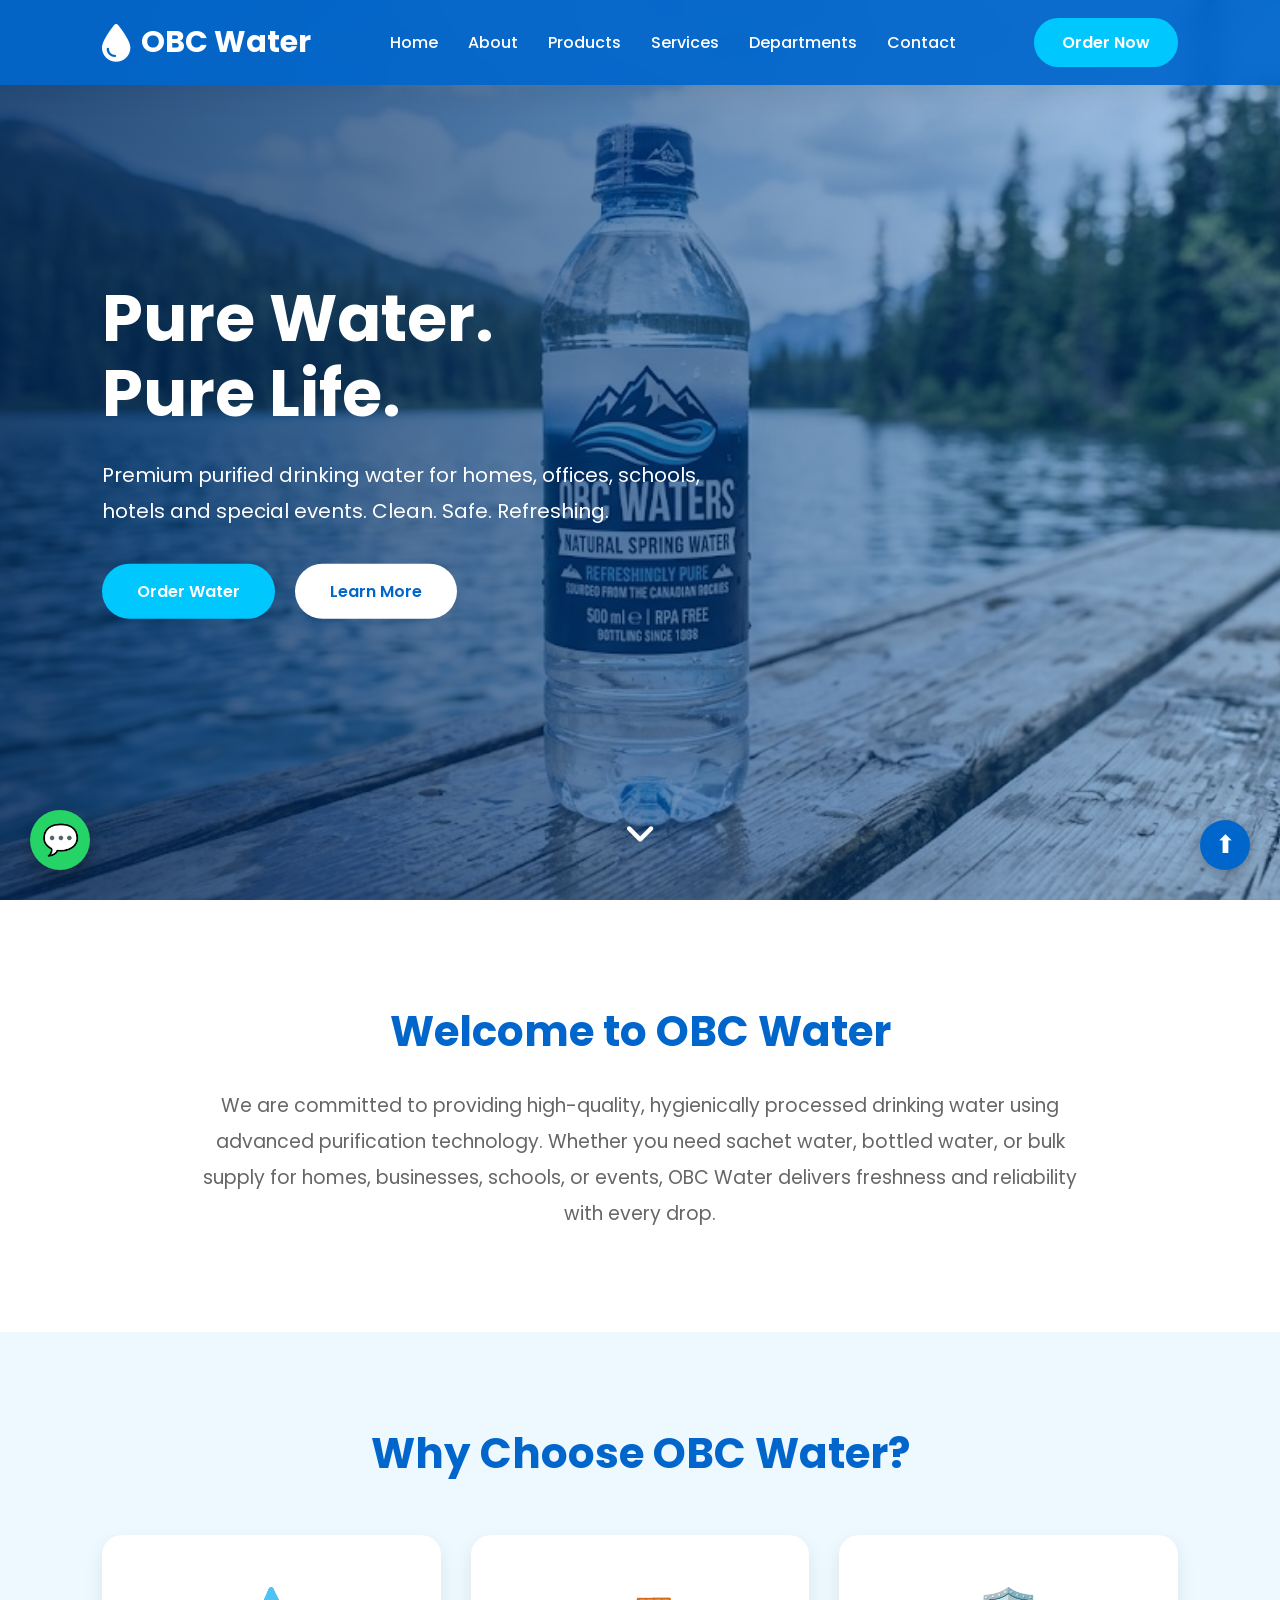
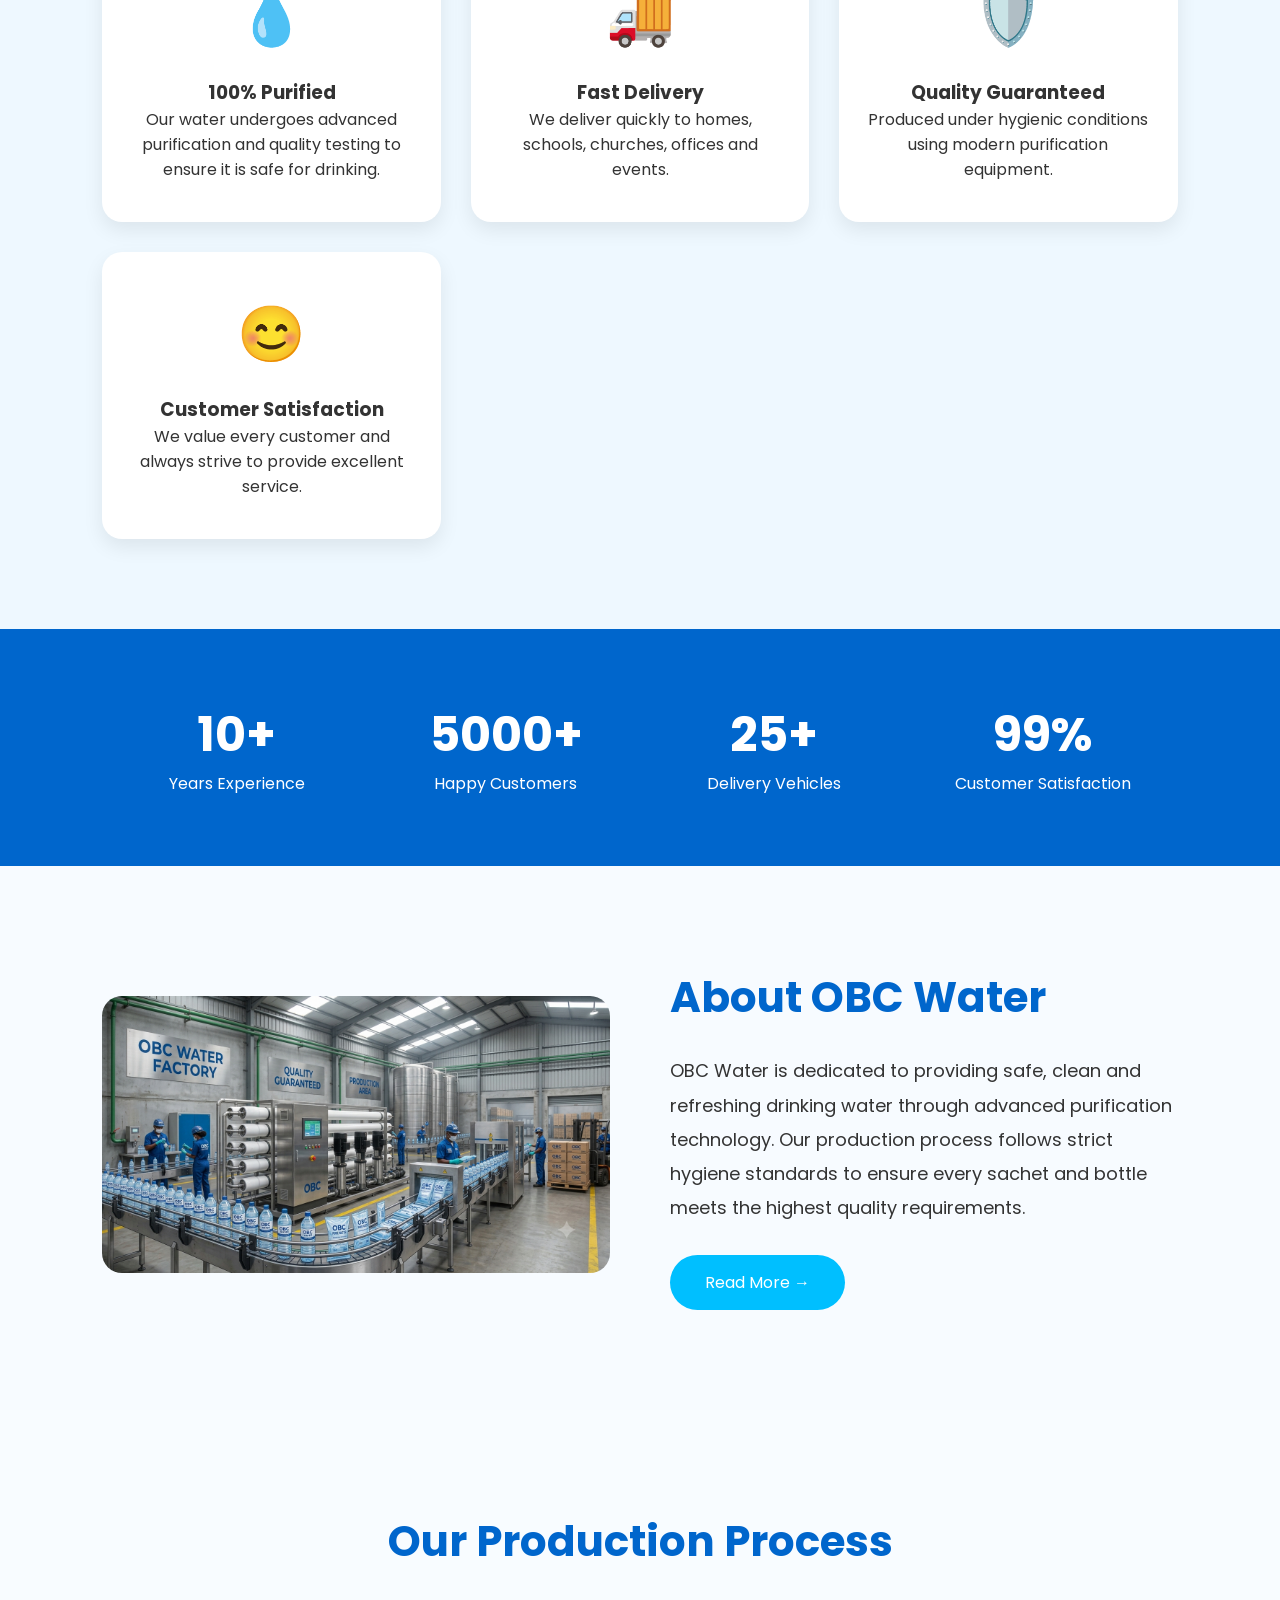
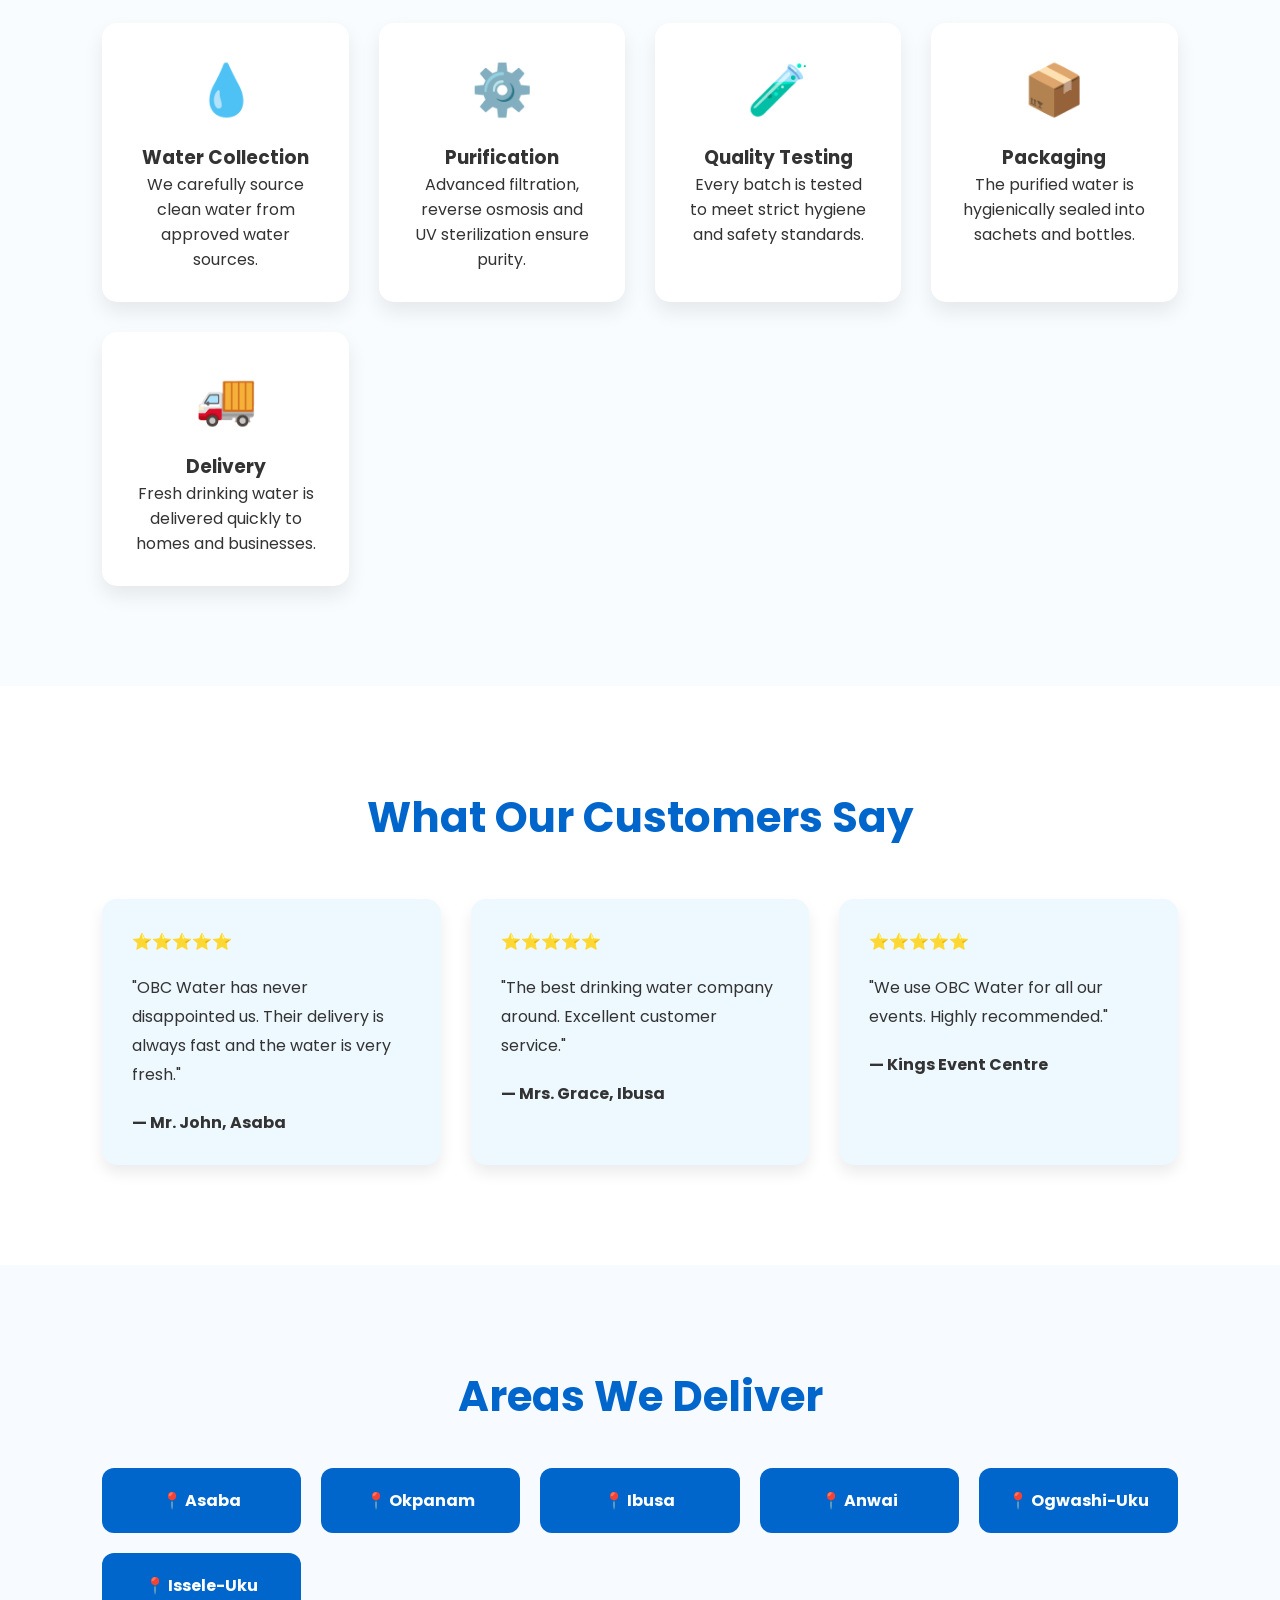
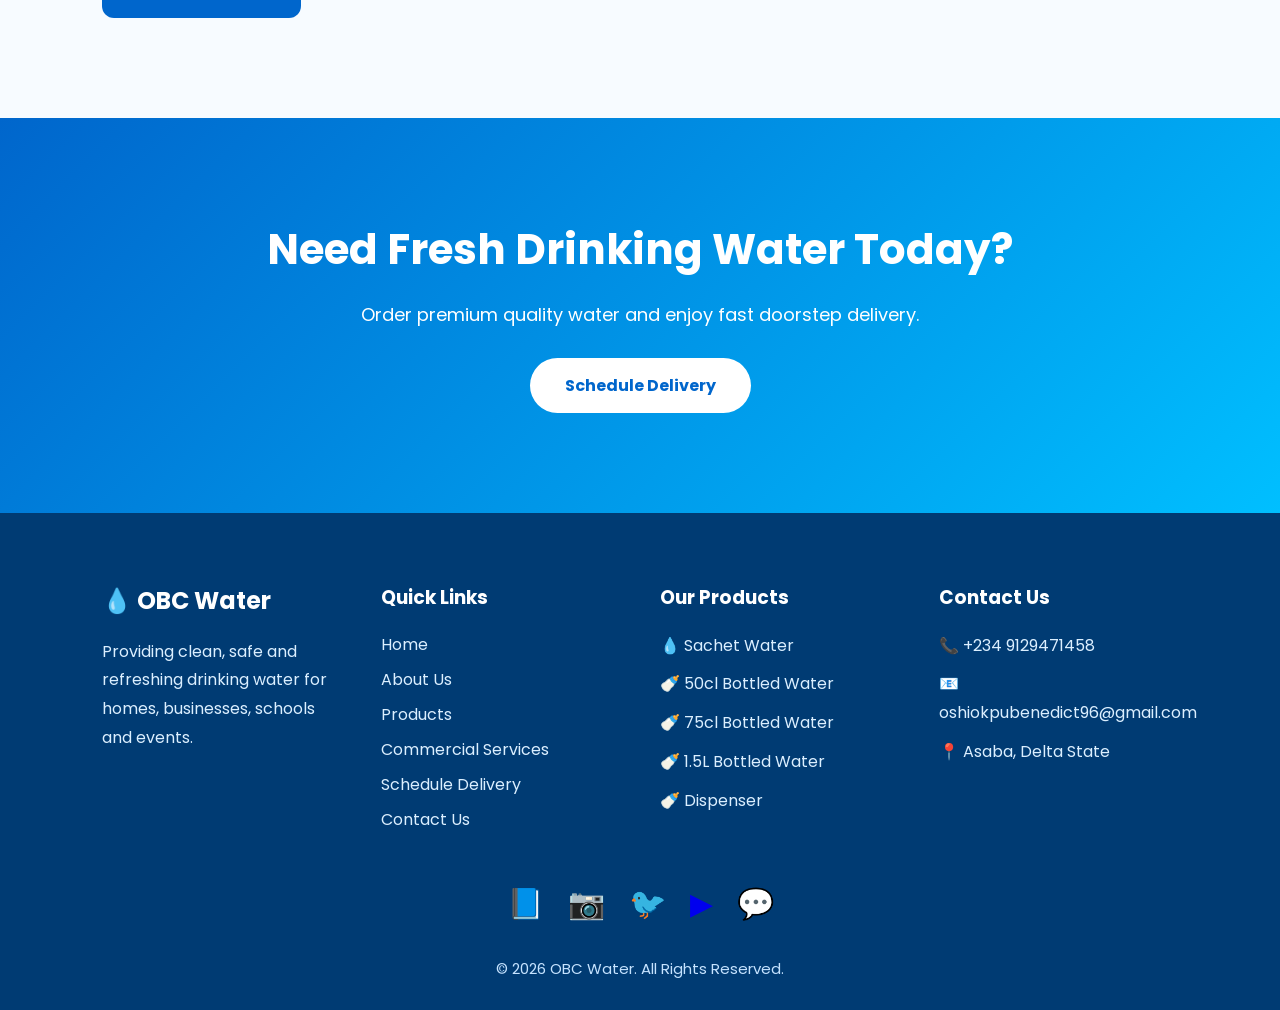
<file: index.html>
<!DOCTYPE html>
<html lang="en">
<head>
<meta charset="UTF-8">
<meta name="viewport" content="width=device-width, initial-scale=1.0">

<title>OBC Water | Pure, Safe & Refreshing Drinking Water</title>

<link rel="preconnect" href="https://fonts.googleapis.com">
<link rel="preconnect" href="https://fonts.gstatic.com" crossorigin>

<link href="https://fonts.googleapis.com/css2?family=Poppins:wght@300;400;500;600;700;800&display=swap" rel="stylesheet">

<link rel="stylesheet"
href="https://cdnjs.cloudflare.com/ajax/libs/font-awesome/6.6.0/css/all.min.css">

<style>

*{
margin:0;
padding:0;
box-sizing:border-box;
scroll-behavior:smooth;
font-family:'Poppins',sans-serif;
}

body{
background:#f7fbff;
overflow-x:hidden;
color:#333;
}

/*======================
HEADER
=======================*/

header{

position:fixed;
top:0;
left:0;
width:100%;
padding:18px 8%;
display:flex;
justify-content:space-between;
align-items:center;
background:rgba(0,102,204,.92);
backdrop-filter:blur(10px);
z-index:999;
box-shadow:0 8px 25px rgba(0,0,0,.08);

}

.logo{

display:flex;
align-items:center;
gap:10px;
color:#fff;

}

.logo i{

font-size:38px;

}

.logo h2{

font-size:30px;

}

nav{

display:flex;
gap:30px;

}

nav a{

color:#fff;
text-decoration:none;
font-weight:500;
transition:.3s;

}

nav a:hover{

color:#7fe6ff;

}

.order-btn{

background:#00c8ff;
color:#fff;
padding:12px 28px;
border-radius:50px;
text-decoration:none;
font-weight:600;
transition:.4s;

}

.order-btn:hover{

background:#0099ff;
transform:translateY(-3px);

}

.menu{

display:none;

}

/*======================
HERO
=======================*/

.hero{

position:relative;
height:100vh;
overflow:hidden;

}

.hero img{

width:100%;
height:100%;
object-fit:cover;

}

.overlay{

position:absolute;
width:100%;
height:100%;
top:0;
left:0;
background:linear-gradient(
to right,
rgba(0,40,90,.80),
rgba(0,100,200,.35)
);

}

.hero-content{

position:absolute;
top:50%;
left:8%;
transform:translateY(-50%);
color:white;
max-width:650px;

animation:fadeUp 1.3s;

}

.hero-content h1{

font-size:65px;
line-height:1.15;
margin-bottom:25px;

}

.hero-content p{

font-size:20px;
line-height:1.8;
margin-bottom:35px;

}

.hero-buttons{

display:flex;
gap:20px;
flex-wrap:wrap;

}

.btn{

padding:15px 35px;
border-radius:50px;
text-decoration:none;
font-weight:600;
transition:.4s;

}

.btn-primary{

background:#00c8ff;
color:white;

}

.btn-primary:hover{

transform:translateY(-4px);
background:#00a8df;

}

.btn-secondary{

background:white;
color:#0066cc;

}

.btn-secondary:hover{

transform:translateY(-4px);

}

/* Scroll Down */

.scroll{

position:absolute;
bottom:40px;
left:50%;
transform:translateX(-50%);
color:white;
font-size:35px;
animation:bounce 2s infinite;

}

/*====================
WELCOME
====================*/

.welcome{

padding:100px 8%;
background:white;

}

.section-title{

text-align:center;
font-size:42px;
color:#0066cc;
margin-bottom:25px;

}

.section-text{

max-width:900px;
margin:auto;
text-align:center;
font-size:19px;
line-height:1.9;
color:#666;

}

/*====================
ANIMATION
====================*/

@keyframes fadeUp{

from{

opacity:0;
transform:translateY(70px);

}

to{

opacity:1;
transform:translateY(0);

}

}

@keyframes bounce{

0%,100%{

transform:translate(-50%,0);

}

50%{

transform:translate(-50%,-18px);

}

}

/*====================
MOBILE
====================*/

@media(max-width:900px){

nav{

display:none;

}

.hero-content{

left:5%;
right:5%;
max-width:100%;

}

.hero-content h1{

font-size:42px;

}

.hero-content p{

font-size:17px;

}

}
/* WHY CHOOSE US */

.why{

padding:90px 8%;
background:#eef8ff;

}

.why-container{

display:grid;
grid-template-columns:repeat(auto-fit,minmax(250px,1fr));
gap:30px;
margin-top:50px;

}

.card{

background:white;
padding:40px 25px;
border-radius:20px;
text-align:center;
transition:.4s;
box-shadow:0 8px 20px rgba(0,0,0,.08);

}

.card:hover{

transform:translateY(-12px);

}

.icon{

font-size:55px;
margin-bottom:20px;

}

/* STATS */

.stats{

display:grid;
grid-template-columns:repeat(auto-fit,minmax(220px,1fr));
background:#0066cc;
color:white;
padding:70px 8%;
text-align:center;

}

.stat-box h2{

font-size:48px;

}

/* PRODUCTS */

.products{

padding:100px 8%;
background:white;

}

.product-grid{

display:grid;
grid-template-columns:repeat(auto-fit,minmax(260px,1fr));
gap:35px;

}

.product-card{

background:#fff;
border-radius:20px;
overflow:hidden;
text-align:center;
box-shadow:0 10px 25px rgba(0,0,0,.1);
transition:.4s;

}

.product-card:hover{

transform:translateY(-12px);

}

.product-card img{

width:100%;
height:260px;
object-fit:cover;

}

.product-card h3{

margin:20px 0;

}

.product-card p{

padding:0 20px;

}

.product-card a{

display:inline-block;
margin:25px;
padding:12px 30px;
background:#0066cc;
color:white;
text-decoration:none;
border-radius:40px;

}

/* ABOUT */

.about-home{

padding:100px 8%;
display:grid;
grid-template-columns:1fr 1fr;
gap:60px;
align-items:center;

}

.about-image img{

width:100%;
border-radius:20px;

}

.about-text h2{

font-size:42px;
margin-bottom:25px;
color:#0066cc;

}

.about-text p{

line-height:1.9;
font-size:18px;

}

.about-text a{

display:inline-block;
margin-top:30px;
padding:15px 35px;
background:#00bfff;
color:white;
text-decoration:none;
border-radius:40px;

}

@media(max-width:900px){

.about-home{

grid-template-columns:1fr;

}

}
/* =========================
PROCESS
========================= */

.process{
padding:100px 8%;
background:#f8fcff;
}

.process-container{
display:grid;
grid-template-columns:repeat(auto-fit,minmax(220px,1fr));
gap:30px;
margin-top:50px;
}

.step{
background:white;
padding:30px;
text-align:center;
border-radius:15px;
box-shadow:0 10px 20px rgba(0,0,0,.08);
transition:.3s;
}

.step:hover{
transform:translateY(-10px);
}

.step-icon{
font-size:50px;
margin-bottom:15px;
}

/* =========================
TESTIMONIALS
========================= */

.testimonials{
padding:100px 8%;
background:white;
}

.testimonial-grid{
display:grid;
grid-template-columns:repeat(auto-fit,minmax(280px,1fr));
gap:30px;
margin-top:50px;
}

.testimonial-card{
background:#eef8ff;
padding:30px;
border-radius:15px;
box-shadow:0 8px 15px rgba(0,0,0,.08);
}

.testimonial-card p{
margin:20px 0;
line-height:1.8;
}

/* =========================
DELIVERY AREAS
========================= */

.areas{
padding:100px 8%;
background:#f7fbff;
}

.areas-grid{
display:grid;
grid-template-columns:repeat(auto-fit,minmax(180px,1fr));
gap:20px;
margin-top:40px;
}

.areas-grid div{
background:#0066cc;
color:white;
padding:20px;
text-align:center;
border-radius:12px;
font-weight:bold;
transition:.3s;
}

.areas-grid div:hover{
background:#0099ff;
}

/* =========================
CTA
========================= */

.cta{
padding:100px 20px;
text-align:center;
background:linear-gradient(135deg,#0066cc,#00bfff);
color:white;
}

.cta h2{
font-size:42px;
margin-bottom:20px;
}

.cta p{
font-size:18px;
margin-bottom:30px;
}

.cta-btn{
display:inline-block;
padding:15px 35px;
background:white;
color:#0066cc;
text-decoration:none;
border-radius:40px;
font-weight:bold;
transition:.3s;
}

.cta-btn:hover{
background:#f1f1f1;
}
/*=========================
FOOTER
==========================*/

.footer{

background:#003b73;
color:white;
padding:70px 8% 30px;

}

.footer-container{

display:grid;
grid-template-columns:repeat(auto-fit,minmax(230px,1fr));
gap:40px;

}

.footer-box h2,
.footer-box h3{

margin-bottom:20px;

}

.footer-box p{

line-height:1.8;
margin-bottom:10px;
color:#dbefff;

}

.footer-box a{

display:block;
text-decoration:none;
color:#dbefff;
margin-bottom:10px;
transition:.3s;

}

.footer-box a:hover{

color:#00c8ff;
padding-left:8px;

}

.socials{

text-align:center;
margin-top:40px;

}

.socials a{

font-size:30px;
text-decoration:none;
margin:0 10px;
transition:.3s;

}

.socials a:hover{

transform:scale(1.2);

}

.copyright{

text-align:center;
margin-top:30px;
font-size:15px;
color:#c5e3ff;

}

/*=========================
BACK TO TOP
==========================*/

.top-btn{

position:fixed;
bottom:30px;
right:30px;
width:50px;
height:50px;
background:#0066cc;
color:white;
text-decoration:none;
display:flex;
justify-content:center;
align-items:center;
font-size:25px;
border-radius:50%;
box-shadow:0 5px 15px rgba(0,0,0,.3);

transition:.3s;

}

.top-btn:hover{

background:#0099ff;
transform:translateY(-5px);

}

/*=========================
WHATSAPP
==========================*/

.whatsapp{

position:fixed;
left:30px;
bottom:30px;

width:60px;
height:60px;

background:#25D366;

color:white;

display:flex;

justify-content:center;

align-items:center;

font-size:30px;

text-decoration:none;

border-radius:50%;

box-shadow:0 8px 20px rgba(0,0,0,.3);

transition:.3s;

}

.whatsapp:hover{

transform:scale(1.1);

}

</style>

</head>

<body>

<header>

<div class="logo">

<i class="fa-solid fa-droplet"></i>

<h2>OBC Water</h2>

</div>

<nav>

<a href="index.html">Home</a>

<a href="about.html">About</a>

<a href="products.html">Products</a>

<a href="comservice.html">Services</a>

<a href="accounting-department.html">Departments</a>

<a href="contact.html">Contact</a>

</nav>

<a href="order.html" class="order-btn">

Order Now

</a>

</header>

<section class="hero">

<img src="obcwater.jpg" alt="OBC Water">

<div class="overlay"></div>

<div class="hero-content">

<h1>

Pure Water.<br>

Pure Life.

</h1>

<p>

Premium purified drinking water for homes,
offices, schools, hotels and special events.

Clean. Safe. Refreshing.

</p>

<div class="hero-buttons">

<a href="order.html" class="btn btn-primary">

Order Water

</a>

<a href="about.html" class="btn btn-secondary">

Learn More

</a>

</div>

</div>

<div class="scroll">

<i class="fa-solid fa-angle-down"></i>

</div>

</section>

<section class="welcome">

<h2 class="section-title">

Welcome to OBC Water

</h2>

<p class="section-text">

We are committed to providing high-quality, hygienically processed drinking water using advanced purification technology. Whether you need sachet water, bottled water, or bulk supply for homes, businesses, schools, or events, OBC Water delivers freshness and reliability with every drop.

</p>

</section>
<!-- =========================
WHY CHOOSE US
========================== -->

<section class="why">

<h2 class="section-title">

Why Choose OBC Water?

</h2>

<div class="why-container">

<div class="card">

<div class="icon">

💧

</div>

<h3>100% Purified</h3>

<p>

Our water undergoes advanced purification and
quality testing to ensure it is safe for drinking.

</p>

</div>

<div class="card">

<div class="icon">

🚚

</div>

<h3>Fast Delivery</h3>

<p>

We deliver quickly to homes, schools,
churches, offices and events.

</p>

</div>

<div class="card">

<div class="icon">

🛡️

</div>

<h3>Quality Guaranteed</h3>

<p>

Produced under hygienic conditions using
modern purification equipment.

</p>

</div>

<div class="card">

<div class="icon">

😊

</div>

<h3>Customer Satisfaction</h3>

<p>

We value every customer and always strive
to provide excellent service.

</p>

</div>

</div>

</section>

<!-- =========================
STATISTICS
========================== -->

<section class="stats">

<div class="stat-box">

<h2>10+</h2>

<p>Years Experience</p>

</div>

<div class="stat-box">

<h2>5000+</h2>

<p>Happy Customers</p>

</div>

<div class="stat-box">

<h2>25+</h2>

<p>Delivery Vehicles</p>

</div>

<div class="stat-box">

<h2>99%</h2>

<p>Customer Satisfaction</p>

</div>

</section>



<!-- =========================
ABOUT
========================== -->

<section class="about-home">

<div class="about-image">

<img src="factory.png" alt="Factory">

</div>

<div class="about-text">

<h2>

About OBC Water

</h2>

<p>

OBC Water is dedicated to providing safe,
clean and refreshing drinking water through
advanced purification technology.

Our production process follows strict hygiene
standards to ensure every sachet and bottle
meets the highest quality requirements.

</p>

<a href="about.html">

Read More →

</a>

</div>

</section>
<!-- =========================
OUR PRODUCTION PROCESS
========================= -->

<section class="process">

<h2 class="section-title">
Our Production Process
</h2>

<div class="process-container">

<div class="step">
<div class="step-icon">💧</div>
<h3>Water Collection</h3>
<p>We carefully source clean water from approved water sources.</p>
</div>

<div class="step">
<div class="step-icon">⚙️</div>
<h3>Purification</h3>
<p>Advanced filtration, reverse osmosis and UV sterilization ensure purity.</p>
</div>

<div class="step">
<div class="step-icon">🧪</div>
<h3>Quality Testing</h3>
<p>Every batch is tested to meet strict hygiene and safety standards.</p>
</div>

<div class="step">
<div class="step-icon">📦</div>
<h3>Packaging</h3>
<p>The purified water is hygienically sealed into sachets and bottles.</p>
</div>

<div class="step">
<div class="step-icon">🚚</div>
<h3>Delivery</h3>
<p>Fresh drinking water is delivered quickly to homes and businesses.</p>
</div>

</div>

</section>

<!-- =========================
TESTIMONIALS
========================= -->

<section class="testimonials">

<h2 class="section-title">
What Our Customers Say
</h2>

<div class="testimonial-grid">

<div class="testimonial-card">

⭐⭐⭐⭐⭐

<p>
"OBC Water has never disappointed us.
Their delivery is always fast and the water is very fresh."
</p>

<h4>— Mr. John, Asaba</h4>

</div>

<div class="testimonial-card">

⭐⭐⭐⭐⭐

<p>
"The best drinking water company around.
Excellent customer service."
</p>

<h4>— Mrs. Grace, Ibusa</h4>

</div>

<div class="testimonial-card">

⭐⭐⭐⭐⭐

<p>
"We use OBC Water for all our events.
Highly recommended."
</p>

<h4>— Kings Event Centre</h4>

</div>

</div>

</section>

<!-- =========================
DELIVERY AREAS
========================= -->

<section class="areas">

<h2 class="section-title">
Areas We Deliver
</h2>

<div class="areas-grid">

<div>📍 Asaba</div>
<div>📍 Okpanam</div>
<div>📍 Ibusa</div>
<div>📍 Anwai</div>
<div>📍 Ogwashi-Uku</div>
<div>📍 Issele-Uku</div>

</div>

</section>

<!-- =========================
CALL TO ACTION
========================= -->

<section class="cta">

<h2>
Need Fresh Drinking Water Today?
</h2>

<p>
Order premium quality water and enjoy fast doorstep delivery.
</p>

<a href="order.html" class="cta-btn">
Schedule Delivery
</a>

</section>
<!-- =========================
FOOTER
========================= -->

<footer class="footer">

<div class="footer-container">

<div class="footer-box">

<h2>💧 OBC Water</h2>

<p>

Providing clean, safe and refreshing drinking water for homes,
businesses, schools and events.

</p>

</div>

<div class="footer-box">

<h3>Quick Links</h3>

<a href="index.html">Home</a>

<a href="about.html">About Us</a>

<a href="products.html">Products</a>

<a href="comservice.html">Commercial Services</a>

<a href="order.html">Schedule Delivery</a>

<a href="contact.html">Contact Us</a>

</div>

<div class="footer-box">

<h3>Our Products</h3>

<p>💧 Sachet Water</p>

<p>🍼 50cl Bottled Water</p>

<p>🍼 75cl Bottled Water</p>

<p>🍼 1.5L Bottled Water</p>

<p>🍼 Dispenser</p>

</div>

<div class="footer-box">

<h3>Contact Us</h3>

<p>📞 +234 9129471458</p>

<p>📧 oshiokpubenedict96@gmail.com</p>

<p>📍 Asaba, Delta State</p>

</div>

</div>

<div class="socials">

<a href="#">📘</a>

<a href="#">📷</a>

<a href="#">🐦</a>

<a href="#">▶</a>

<a href="#">💬</a>

</div>

<p class="copyright">

© 2026 OBC Water. All Rights Reserved.

</p>

</footer>

<!-- Back To Top -->

<a href="#" class="top-btn">

⬆

</a>

<!-- WhatsApp -->

<a href="https://wa.me/2349129471458" class="whatsapp">

💬

</a>
</file>
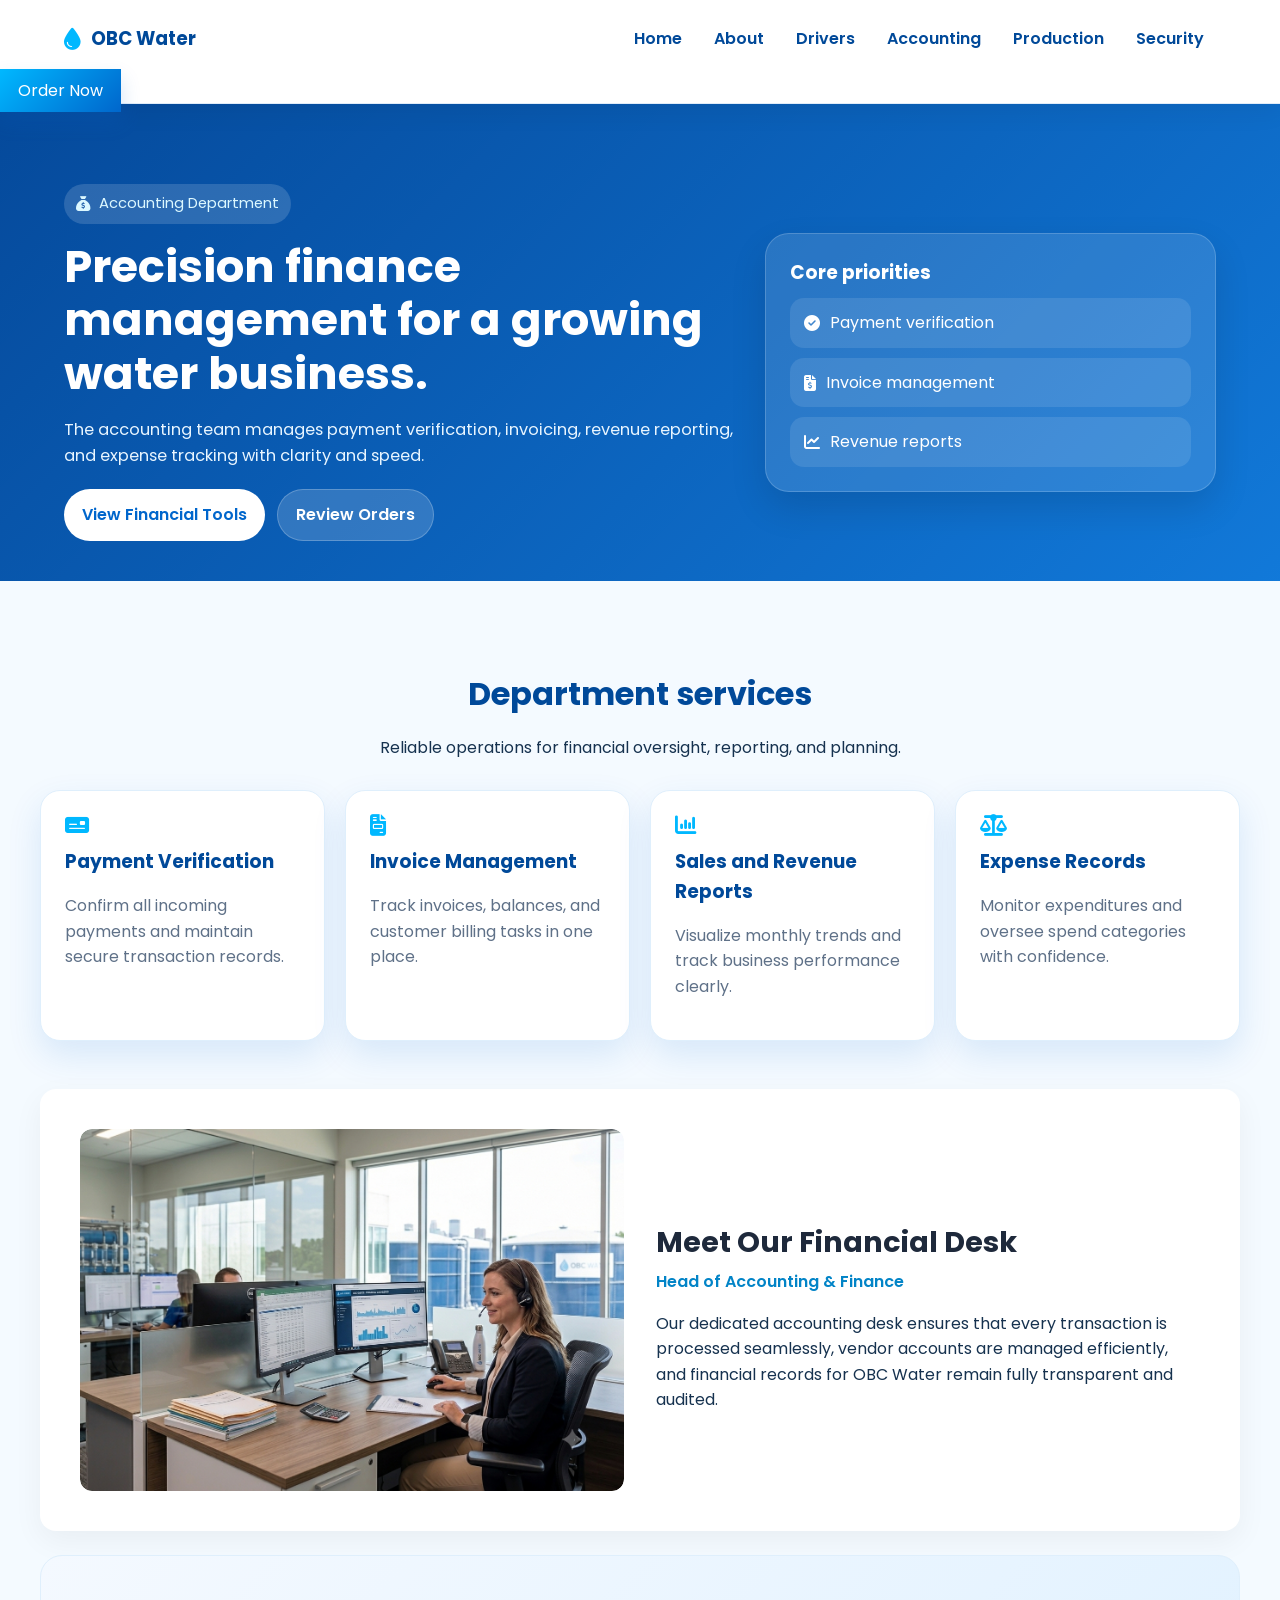
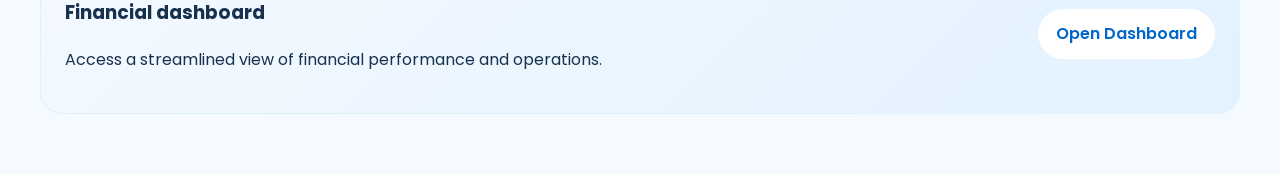
<file: accounting-department.html>
<!DOCTYPE html>
<html lang="en">
<head>
  <meta charset="UTF-8" />
  <meta name="viewport" content="width=device-width, initial-scale=1.0" />
  <title>Accounting Department | OBC Water</title>
  <link rel="preconnect" href="https://fonts.googleapis.com" />
  <link rel="preconnect" href="https://fonts.gstatic.com" crossorigin />
  <link href="https://fonts.googleapis.com/css2?family=Poppins:wght@300;400;500;600;700;800&display=swap" rel="stylesheet" />
  <link rel="stylesheet" href="https://cdnjs.cloudflare.com/ajax/libs/font-awesome/6.6.0/css/all.min.css" />
  <link rel="stylesheet" href="department-style.css" />
  <style>
    /* Inline styles for the Accountant Profile Card */
    .accountant-spotlight {
      display: grid;
      grid-template-columns: 1fr 1fr;
      gap: 2rem;
      align-items: center;
      background: #ffffff;
      padding: 2.5rem;
      border-radius: 16px;
      box-shadow: 0 10px 30px rgba(0, 0, 0, 0.05);
      margin-top: 3rem;
    }

    .accountant-image-wrapper {
      position: relative;
      border-radius: 12px;
      overflow: hidden;
      max-height: 400px;
    }

    .accountant-image-wrapper img {
      width: 100%;
      height: 100%;
      object-fit: cover;
      display: block;
      border-radius: 12px;
    }

    .accountant-info h3 {
      font-size: 1.8rem;
      margin-bottom: 0.25rem;
      color: #1e293b;
    }

    .accountant-info .role {
      font-weight: 600;
      color: #0284c7;
      margin-bottom: 1rem;
      display: block;
    }

    @media (max-width: 768px) {
      .accountant-spotlight {
        grid-template-columns: 1fr;
        padding: 1.5rem;
      }
    }
  </style>
</head>
<body>
  <header class="site-header">
    <div class="inner">
      <a href="First.html" class="brand"><i class="fa-solid fa-droplet"></i><span>OBC Water</span></a>
      <button class="menu-toggle" aria-label="Toggle menu">
        <span></span><span></span><span></span>
      </button>
      <nav class="site-nav">
        <a href="index.html">Home</a>
        <a href="about.html">About</a>
        <a href="drivers-department.html">Drivers</a>
        <a href="accounting-department.html">Accounting</a>
        <a href="prounit.html">Production</a>
        <a href="security-department.html">Security</a>
        </div>
        <a href="order.html" class="order-btn">Order Now</a>
      </nav>
    </div>
  </header>

  <main>
    <section class="page-hero">
      <div class="page-shell hero-grid">
        <div>
          <div class="eyebrow"><i class="fa-solid fa-sack-dollar"></i> Accounting Department</div>
          <h1>Precision finance management for a growing water business.</h1>
          <p>The accounting team manages payment verification, invoicing, revenue reporting, and expense tracking with clarity and speed.</p>
          <div class="hero-actions">
            <a href="#services" class="btn btn-primary">View Financial Tools</a>
            <a href="order.html" class="btn btn-secondary">Review Orders</a>
          </div>
        </div>
        <div class="hero-panel">
          <h3>Core priorities</h3>
          <div class="stat-list">
            <div class="stat-item"><i class="fa-solid fa-circle-check"></i> Payment verification</div>
            <div class="stat-item"><i class="fa-solid fa-file-invoice-dollar"></i> Invoice management</div>
            <div class="stat-item"><i class="fa-solid fa-chart-line"></i> Revenue reports</div>
          </div>
        </div>
      </div>
    </section>

    <section id="services" class="section page-shell">
      <div class="section-heading">
        <h2>Department services</h2>
        <p>Reliable operations for financial oversight, reporting, and planning.</p>
      </div>
      <div class="card-grid">
        <article class="feature-card">
          <i class="fa-solid fa-money-check"></i>
          <h3>Payment Verification</h3>
          <p>Confirm all incoming payments and maintain secure transaction records.</p>
        </article>
        <article class="feature-card">
          <i class="fa-solid fa-file-invoice"></i>
          <h3>Invoice Management</h3>
          <p>Track invoices, balances, and customer billing tasks in one place.</p>
        </article>
        <article class="feature-card">
          <i class="fa-solid fa-chart-column"></i>
          <h3>Sales and Revenue Reports</h3>
          <p>Visualize monthly trends and track business performance clearly.</p>
        </article>
        <article class="feature-card">
          <i class="fa-solid fa-scale-balanced"></i>
          <h3>Expense Records</h3>
          <p>Monitor expenditures and oversee spend categories with confidence.</p>
        </article>
      </div>

      <!-- NEW ACCOUNTANT SPOTLIGHT SECTION -->
      <div class="accountant-spotlight">
        <div class="accountant-image-wrapper">
          <!-- REPLACE 'images/accountant-at-desk.jpg' WITH YOUR ACTUAL PHOTO PATH -->
          <img src="accountant.png" alt="OBC Water Lead Accountant at desk" />
        </div>
        <div class="accountant-info">
          <h3>Meet Our Financial Desk</h3>
          <span class="role">Head of Accounting & Finance</span>
          <p>Our dedicated accounting desk ensures that every transaction is processed seamlessly, vendor accounts are managed efficiently, and financial records for OBC Water remain fully transparent and audited.</p>
        </div>
      </div>

      <div class="cta-banner">
        <div>
          <h3>Financial dashboard</h3>
          <p>Access a streamlined view of financial performance and operations.</p>
        </div>
        <a href="fdadhboard.html" class="btn btn-primary">Open Dashboard</a>
      </div>
    </section>
  </main>

  <script>
    const toggle = document.querySelector('.menu-toggle');
    const nav = document.querySelector('.site-nav');
    const dropdown = document.querySelector('.dropdown');

    toggle?.addEventListener('click', () => {
      nav.classList.toggle('active');
    });

    dropdown?.addEventListener('click', () => {
      dropdown.classList.toggle('open');
    });
  </script>
</body>
</html>
</file>
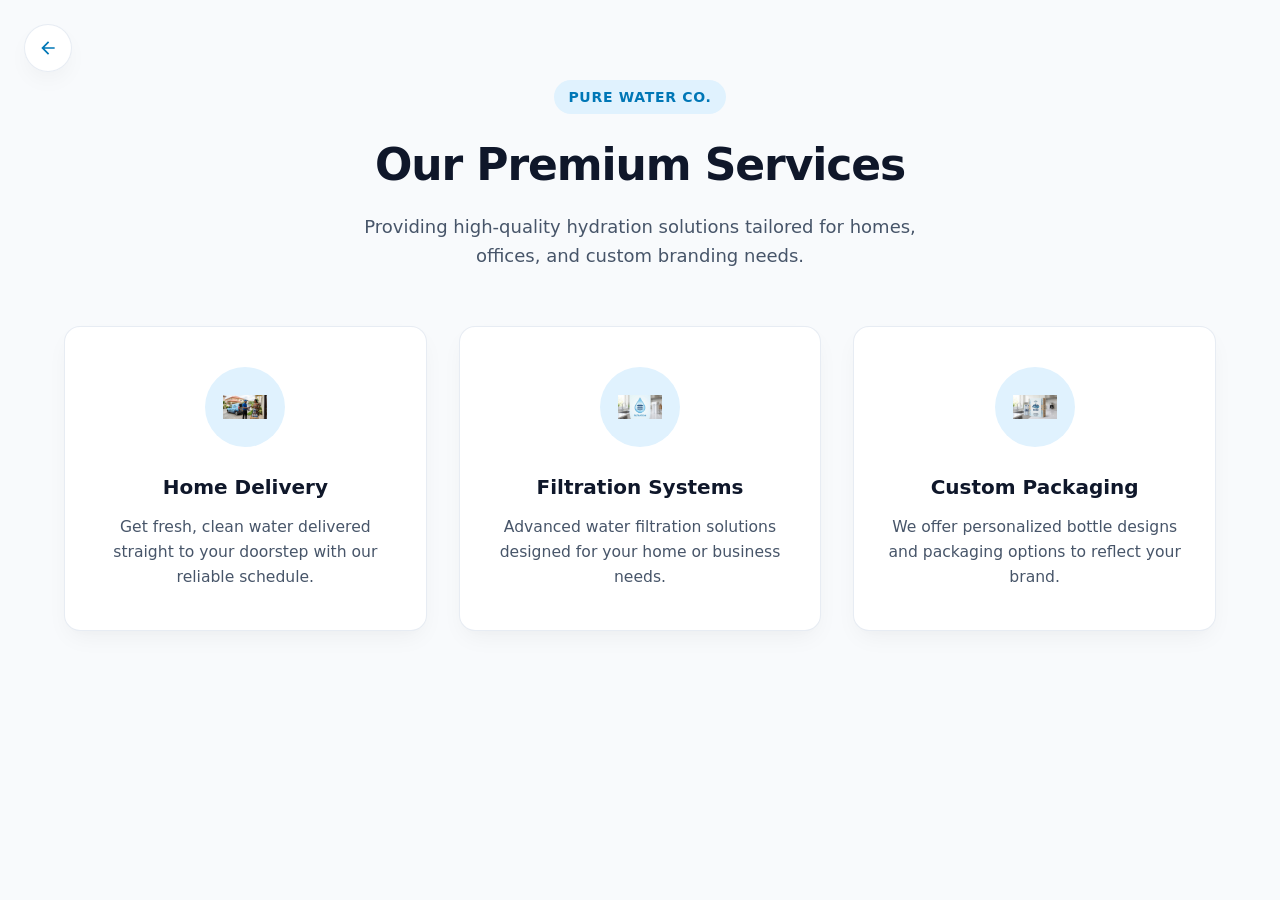
<file: comservice.html>
<!DOCTYPE html>
<html lang="en">
<head>
    <meta charset="UTF-8">
    <meta name="viewport" content="width=device-width, initial-scale=1.0">
    <title>Our Services - Pure Water Company</title>
    <style>
        :root {
            --primary: #0077b6;
            --primary-dark: #005f8d;
            --primary-light: #e0f2fe;
            --text-dark: #0f172a;
            --text-muted: #475569;
            --bg-main: #f8fafc;
            --card-bg: #ffffff;
            --shadow-sm: 0 1px 3px rgba(0, 0, 0, 0.05);
            --shadow-md: 0 10px 25px -5px rgba(0, 0, 0, 0.05), 0 8px 10px -6px rgba(0, 0, 0, 0.01);
            --shadow-hover: 0 20px 25px -5px rgba(0, 0, 0, 0.1), 0 8px 10px -6px rgba(0, 0, 0, 0.04);
            --radius-lg: 16px;
            --radius-full: 9999px;
            --transition: all 0.3s cubic-bezier(0.4, 0, 0.2, 1);
        }

        * {
            box-sizing: border-box;
            margin: 0;
            padding: 0;
        }

        body {
            font-family: system-ui, -apple-system, BlinkMacSystemFont, 'Segoe UI', Roboto, Oxygen, Ubuntu, Cantarell, sans-serif;
            background-color: var(--bg-main);
            color: var(--text-dark);
            line-height: 1.6;
            min-height: 100vh;
            padding-bottom: 60px;
        }

        /* Floating Navigation */
        .back-btn {
            position: fixed;
            top: 24px;
            left: 24px;
            width: 48px;
            height: 48px;
            background: rgba(255, 255, 255, 0.9);
            backdrop-filter: blur(8px);
            border: 1px solid rgba(226, 232, 240, 0.8);
            color: var(--primary);
            text-decoration: none;
            border-radius: var(--radius-full);
            display: flex;
            align-items: center;
            justify-content: center;
            box-shadow: var(--shadow-md);
            transition: var(--transition);
            z-index: 1000;
        }

        .back-btn:hover {
            background: var(--primary);
            color: #ffffff;
            transform: translateY(-2px);
            box-shadow: var(--shadow-hover);
        }

        .back-btn svg {
            width: 20px;
            height: 20px;
            fill: currentColor;
        }

        /* Hero / Page Header Section */
        .header-section {
            text-align: center;
            padding: 80px 24px 32px;
            max-width: 800px;
            margin: 0 auto;
        }

        .header-section .badge {
            display: inline-block;
            padding: 6px 14px;
            background-color: var(--primary-light);
            color: var(--primary);
            font-size: 0.875rem;
            font-weight: 600;
            letter-spacing: 0.05em;
            text-transform: uppercase;
            border-radius: var(--radius-full);
            margin-bottom: 16px;
        }

        .header-section h1 {
            font-size: clamp(2rem, 4vw, 2.75rem);
            font-weight: 800;
            color: var(--text-dark);
            letter-spacing: -0.025em;
            margin-bottom: 12px;
        }

        .header-section p {
            font-size: 1.125rem;
            color: var(--text-muted);
            max-width: 600px;
            margin: 0 auto;
        }

        /* Grid Layout */
        .services {
            display: grid;
            grid-template-columns: repeat(auto-fit, minmax(280px, 1fr));
            gap: 32px;
            padding: 24px;
            max-width: 1200px;
            margin: 0 auto;
        }

        /* Service Cards */
        .service-item {
            position: relative;
            background-color: var(--card-bg);
            border-radius: var(--radius-lg);
            padding: 40px 32px;
            text-align: center;
            border: 1px solid rgba(226, 232, 240, 0.8);
            box-shadow: var(--shadow-md);
            transition: var(--transition);
            overflow: hidden;
            display: flex;
            flex-direction: column;
            align-items: center;
        }

        /* Top Accent Line */
        .service-item::before {
            content: '';
            position: absolute;
            top: 0;
            left: 0;
            right: 0;
            height: 4px;
            background: linear-gradient(90deg, var(--primary), #00b4d8);
            opacity: 0;
            transition: var(--transition);
        }

        .service-item:hover {
            transform: translateY(-6px);
            box-shadow: var(--shadow-hover);
            border-color: transparent;
        }

        .service-item:hover::before {
            opacity: 1;
        }

        /* Icon Wrapper */
        .icon-wrapper {
            width: 80px;
            height: 80px;
            background-color: var(--primary-light);
            border-radius: 50%;
            display: flex;
            align-items: center;
            justify-content: center;
            margin-bottom: 24px;
            transition: var(--transition);
        }

        .service-item:hover .icon-wrapper {
            transform: scale(1.08);
            background-color: var(--primary);
        }

        .icon-wrapper img {
            width: 44px;
            height: 44px;
            object-fit: contain;
            transition: var(--transition);
        }

        /* Invert icon color on hover if images support it/SVG */
        .service-item:hover .icon-wrapper img {
            filter: brightness(0) invert(1);
        }

        .service-item h3 {
            font-size: 1.25rem;
            font-weight: 700;
            color: var(--text-dark);
            margin-bottom: 12px;
        }

        .service-item p {
            color: var(--text-muted);
            font-size: 0.975rem;
            line-height: 1.6;
        }

        /* Mobile Adjustments */
        @media (max-width: 640px) {
            .header-section {
                padding-top: 96px;
            }

            .services {
                padding: 16px;
                gap: 20px;
            }

            .service-item {
                padding: 32px 24px;
            }
        }
    </style>
</head>
<body>

    <!-- Back Button with SVG Icon -->
    <a href="index.html" class="back-btn" aria-label="Back to Homepage">
        <svg viewBox="0 0 24 24" aria-hidden="true">
            <path d="M20 11H7.83l5.59-5.59L12 4l-8 8 8 8 1.41-1.41L7.83 13H20v-2z"/>
        </svg>
    </a>

    <!-- Page Header -->
    <header class="header-section">
        <span class="badge">Pure Water Co.</span>
        <h1>Our Premium Services</h1>
        <p>Providing high-quality hydration solutions tailored for homes, offices, and custom branding needs.</p>
    </header>

    <!-- Services Grid -->
    <main class="services">
        <article class="service-item">
            <div class="icon-wrapper">
                <img src="icon-delivery.jpg" alt="Home Delivery Icon">
            </div>
            <h3>Home Delivery</h3>
            <p>Get fresh, clean water delivered straight to your doorstep with our reliable schedule.</p>
        </article>

        <article class="service-item">
            <div class="icon-wrapper">
                <img src="icon-filtration.jpg" alt="Filtration Systems Icon">
            </div>
            <h3>Filtration Systems</h3>
            <p>Advanced water filtration solutions designed for your home or business needs.</p>
        </article>

        <article class="service-item">
            <div class="icon-wrapper">
                <img src="icon-packaging.jpg" alt="Custom Packaging Icon">
            </div>
            <h3>Custom Packaging</h3>
            <p>We offer personalized bottle designs and packaging options to reflect your brand.</p>
        </article>
    </main>

</body>
</html>
</file>
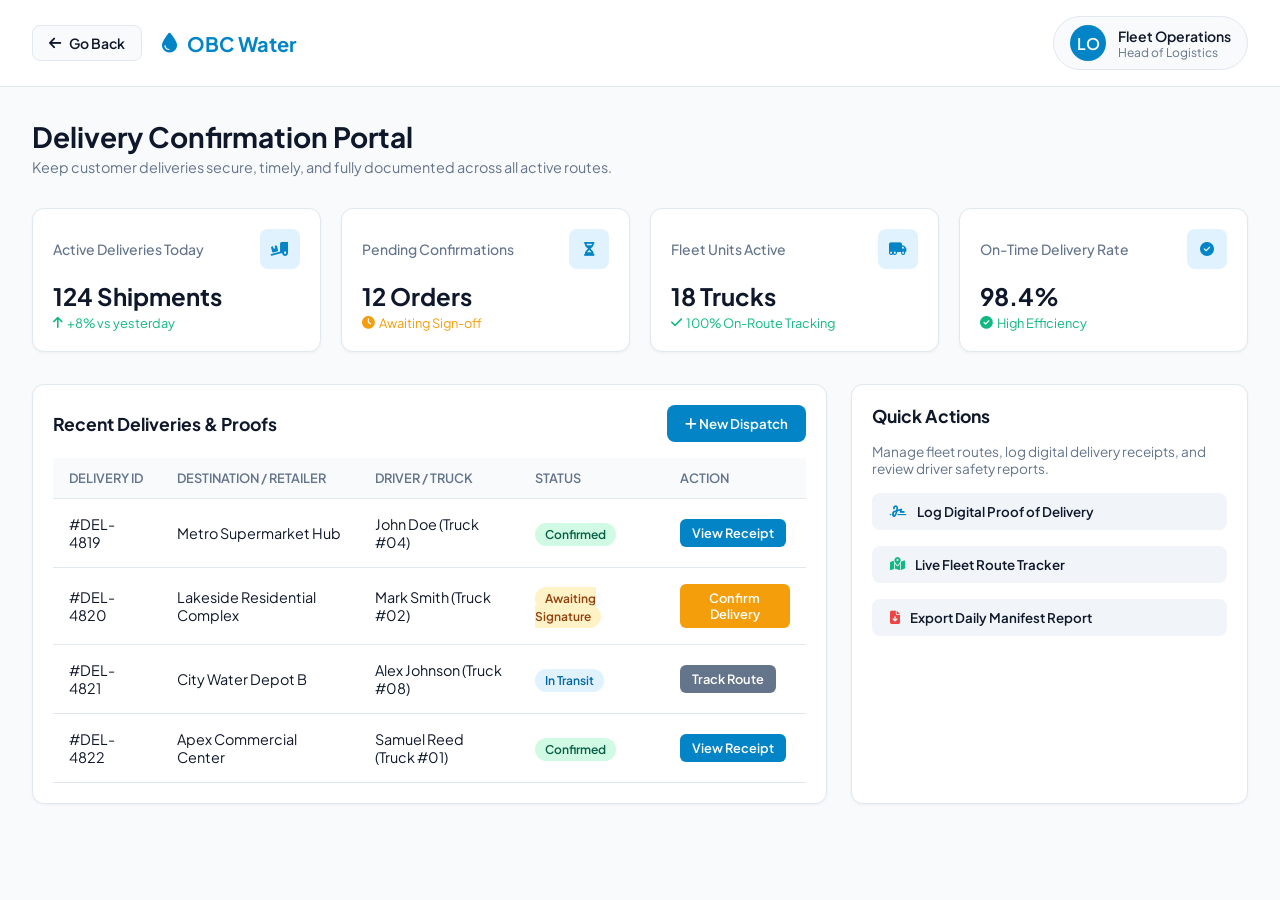
<file: ddashboard.html>
<!DOCTYPE html>
<html lang="en">
<head>
    <meta charset="UTF-8">
    <meta name="viewport" content="width=device-width, initial-scale=1.0">
    <title>Delivery Confirmation | OBC Water Logistics</title>
    <!-- FontAwesome & Google Fonts -->
    <link href="https://cdnjs.cloudflare.com/ajax/libs/font-awesome/6.4.0/css/all.min.css" rel="stylesheet">
    <link href="https://fonts.googleapis.com/css2?family=Plus+Jakarta+Sans:wght@400;500;600;700&display=swap" rel="stylesheet">
    
    <style>
        :root {
            --primary: #0284c7;
            --primary-dark: #0369a1;
            --primary-light: #e0f2fe;
            --bg-main: #f8fafc;
            --card-bg: #ffffff;
            --text-dark: #0f172a;
            --text-muted: #64748b;
            --border-color: #e2e8f0;
            --success: #10b981;
            --warning: #f59e0b;
        }

        * {
            box-sizing: border-box;
            margin: 0;
            padding: 0;
            font-family: 'Plus Jakarta Sans', sans-serif;
        }

        body {
            background-color: var(--bg-main);
            color: var(--text-dark);
            min-height: 100vh;
        }

        /* Top Navigation Bar */
        .top-navbar {
            background-color: var(--card-bg);
            border-bottom: 1px solid var(--border-color);
            padding: 16px 32px;
            display: flex;
            justify-content: space-between;
            align-items: center;
        }

        .nav-left {
            display: flex;
            align-items: center;
            gap: 20px;
        }

        /* Go Back Button */
        .btn-back {
            display: inline-flex;
            align-items: center;
            gap: 8px;
            padding: 8px 16px;
            background-color: var(--bg-main);
            color: var(--text-dark);
            border: 1px solid var(--border-color);
            border-radius: 8px;
            text-decoration: none;
            font-size: 0.875rem;
            font-weight: 600;
            transition: all 0.2s ease;
        }

        .btn-back:hover {
            background-color: var(--primary-light);
            color: var(--primary);
            border-color: var(--primary);
        }

        .brand {
            font-size: 1.25rem;
            font-weight: 700;
            color: var(--primary);
            display: flex;
            align-items: center;
            gap: 10px;
        }

        /* Main Content Container */
        .main-content {
            max-width: 1400px;
            margin: 0 auto;
            padding: 32px;
        }

        /* Header */
        .header {
            margin-bottom: 32px;
        }

        .header h1 {
            font-size: 1.75rem;
            font-weight: 700;
        }

        .header p {
            color: var(--text-muted);
            font-size: 0.9rem;
            margin-top: 4px;
        }

        .user-profile {
            display: flex;
            align-items: center;
            gap: 12px;
            background: var(--bg-main);
            padding: 8px 16px;
            border-radius: 30px;
            border: 1px solid var(--border-color);
        }

        .avatar {
            width: 36px;
            height: 36px;
            border-radius: 50%;
            background-color: var(--primary);
            color: white;
            display: flex;
            align-items: center;
            justify-content: center;
            font-weight: 600;
        }

        /* Stats Cards */
        .stats-grid {
            display: grid;
            grid-template-columns: repeat(auto-fit, minmax(240px, 1fr));
            gap: 20px;
            margin-bottom: 32px;
        }

        .card {
            background: var(--card-bg);
            border: 1px solid var(--border-color);
            border-radius: 12px;
            padding: 20px;
            box-shadow: 0 1px 3px rgba(0,0,0,0.05);
        }

        .card-header {
            display: flex;
            justify-content: space-between;
            align-items: center;
            color: var(--text-muted);
            font-size: 0.875rem;
            font-weight: 500;
        }

        .card-icon {
            width: 40px;
            height: 40px;
            border-radius: 8px;
            background: var(--primary-light);
            color: var(--primary);
            display: flex;
            align-items: center;
            justify-content: center;
        }

        .card-value {
            font-size: 1.5rem;
            font-weight: 700;
            margin: 12px 0 4px 0;
        }

        .card-subtext {
            font-size: 0.8rem;
            color: var(--success);
            display: flex;
            align-items: center;
            gap: 4px;
        }

        /* Dashboard Section Layout */
        .content-grid {
            display: grid;
            grid-template-columns: 2fr 1fr;
            gap: 24px;
        }

        @media (max-width: 900px) {
            .content-grid {
                grid-template-columns: 1fr;
            }
        }

        /* Table */
        .table-container {
            overflow-x: auto;
        }

        table {
            width: 100%;
            border-collapse: collapse;
            text-align: left;
            margin-top: 16px;
        }

        th {
            background-color: #f8fafc;
            color: var(--text-muted);
            font-weight: 600;
            font-size: 0.8rem;
            padding: 12px 16px;
            border-bottom: 1px solid var(--border-color);
            text-transform: uppercase;
        }

        td {
            padding: 16px;
            border-bottom: 1px solid var(--border-color);
            font-size: 0.9rem;
        }

        .badge {
            padding: 4px 10px;
            border-radius: 20px;
            font-size: 0.75rem;
            font-weight: 600;
        }

        .badge-success { background: #d1fae5; color: #065f46; }
        .badge-warning { background: #fef3c7; color: #92400e; }
        .badge-info { background: #e0f2fe; color: #0369a1; }

        /* Buttons */
        .btn-primary {
            background-color: var(--primary);
            color: white;
            border: none;
            padding: 10px 18px;
            border-radius: 8px;
            font-weight: 600;
            cursor: pointer;
            transition: background 0.2s ease;
        }

        .btn-primary:hover {
            background-color: var(--primary-dark);
        }

        .btn-action {
            padding: 6px 12px;
            font-size: 0.8rem;
            border-radius: 6px;
        }
    </style>
</head>
<body>

    <!-- Top Navigation Bar -->
    <header class="top-navbar">
        <div class="nav-left">
            <!-- Go Back Button -->
            <a href="drivers-department.html" class="btn-back">
                <i class="fa-solid fa-arrow-left"></i> Go Back
            </a>
            <div class="brand">
                <i class="fa-solid fa-droplet"></i> OBC Water
            </div>
        </div>

        <div class="user-profile">
            <div class="avatar">LO</div>
            <div>
                <div style="font-weight: 600; font-size: 0.875rem;">Fleet Operations</div>
                <div style="font-size: 0.75rem; color: var(--text-muted);">Head of Logistics</div>
            </div>
        </div>
    </header>

    <!-- Main Content Container -->
    <main class="main-content">
        
        <!-- Header -->
        <div class="header">
            <h1>Delivery Confirmation Portal</h1>
            <p>Keep customer deliveries secure, timely, and fully documented across all active routes.</p>
        </div>

        <!-- KPI Metrics Grid -->
        <section class="stats-grid">
            <div class="card">
                <div class="card-header">
                    <span>Active Deliveries Today</span>
                    <div class="card-icon"><i class="fa-solid fa-truck-ramp-box"></i></div>
                </div>
                <div class="card-value">124 Shipments</div>
                <div class="card-subtext"><i class="fa-solid fa-arrow-up"></i> +8% vs yesterday</div>
            </div>

            <div class="card">
                <div class="card-header">
                    <span>Pending Confirmations</span>
                    <div class="card-icon"><i class="fa-solid fa-hourglass-half"></i></div>
                </div>
                <div class="card-value">12 Orders</div>
                <div class="card-subtext" style="color: var(--warning);"><i class="fa-solid fa-clock"></i> Awaiting Sign-off</div>
            </div>

            <div class="card">
                <div class="card-header">
                    <span>Fleet Units Active</span>
                    <div class="card-icon"><i class="fa-solid fa-truck-moving"></i></div>
                </div>
                <div class="card-value">18 Trucks</div>
                <div class="card-subtext"><i class="fa-solid fa-check"></i> 100% On-Route Tracking</div>
            </div>

            <div class="card">
                <div class="card-header">
                    <span>On-Time Delivery Rate</span>
                    <div class="card-icon"><i class="fa-solid fa-circle-check"></i></div>
                </div>
                <div class="card-value">98.4%</div>
                <div class="card-subtext"><i class="fa-solid fa-circle-check"></i> High Efficiency</div>
            </div>
        </section>

        <!-- Main Section: Active Dispatch & Delivery Logging -->
        <section class="content-grid">
            
            <!-- Delivery Confirmation Table Card -->
            <div class="card">
                <div style="display: flex; justify-content: space-between; align-items: center;">
                    <h2 style="font-size: 1.1rem; font-weight: 700;">Recent Deliveries & Proofs</h2>
                    <button class="btn-primary"><i class="fa-solid fa-plus"></i> New Dispatch</button>
                </div>

                <div class="table-container">
                    <table>
                        <thead>
                            <tr>
                                <th>Delivery ID</th>
                                <th>Destination / Retailer</th>
                                <th>Driver / Truck</th>
                                <th>Status</th>
                                <th>Action</th>
                            </tr>
                        </thead>
                        <tbody>
                            <tr>
                                <td>#DEL-4819</td>
                                <td>Metro Supermarket Hub</td>
                                <td>John Doe (Truck #04)</td>
                                <td><span class="badge badge-success">Confirmed</span></td>
                                <td><button class="btn-primary btn-action">View Receipt</button></td>
                            </tr>
                            <tr>
                                <td>#DEL-4820</td>
                                <td>Lakeside Residential Complex</td>
                                <td>Mark Smith (Truck #02)</td>
                                <td><span class="badge badge-warning">Awaiting Signature</span></td>
                                <td><button class="btn-primary btn-action" style="background-color: var(--warning);">Confirm Delivery</button></td>
                            </tr>
                            <tr>
                                <td>#DEL-4821</td>
                                <td>City Water Depot B</td>
                                <td>Alex Johnson (Truck #08)</td>
                                <td><span class="badge badge-info">In Transit</span></td>
                                <td><button class="btn-primary btn-action" style="background-color: #64748b;">Track Route</button></td>
                            </tr>
                            <tr>
                                <td>#DEL-4822</td>
                                <td>Apex Commercial Center</td>
                                <td>Samuel Reed (Truck #01)</td>
                                <td><span class="badge badge-success">Confirmed</span></td>
                                <td><button class="btn-primary btn-action">View Receipt</button></td>
                            </tr>
                        </tbody>
                    </table>
                </div>
            </div>

            <!-- Fast Actions Panel -->
            <div class="card" style="display: flex; flex-direction: column; gap: 16px;">
                <h2 style="font-size: 1.1rem; font-weight: 700;">Quick Actions</h2>
                <p style="font-size: 0.85rem; color: var(--text-muted);">Manage fleet routes, log digital delivery receipts, and review driver safety reports.</p>
                
                <button class="btn-primary" style="background-color: #f1f5f9; color: var(--text-dark); text-align: left; display: flex; align-items: center; gap: 10px;">
                    <i class="fa-solid fa-signature" style="color: var(--primary);"></i> Log Digital Proof of Delivery
                </button>
                <button class="btn-primary" style="background-color: #f1f5f9; color: var(--text-dark); text-align: left; display: flex; align-items: center; gap: 10px;">
                    <i class="fa-solid fa-map-location-dot" style="color: var(--success);"></i> Live Fleet Route Tracker
                </button>
                <button class="btn-primary" style="background-color: #f1f5f9; color: var(--text-dark); text-align: left; display: flex; align-items: center; gap: 10px;">
                    <i class="fa-solid fa-file-arrow-down" style="color: #ef4444;"></i> Export Daily Manifest Report
                </button>
            </div>

        </section>

    </main>

</body>
</html>
</file>
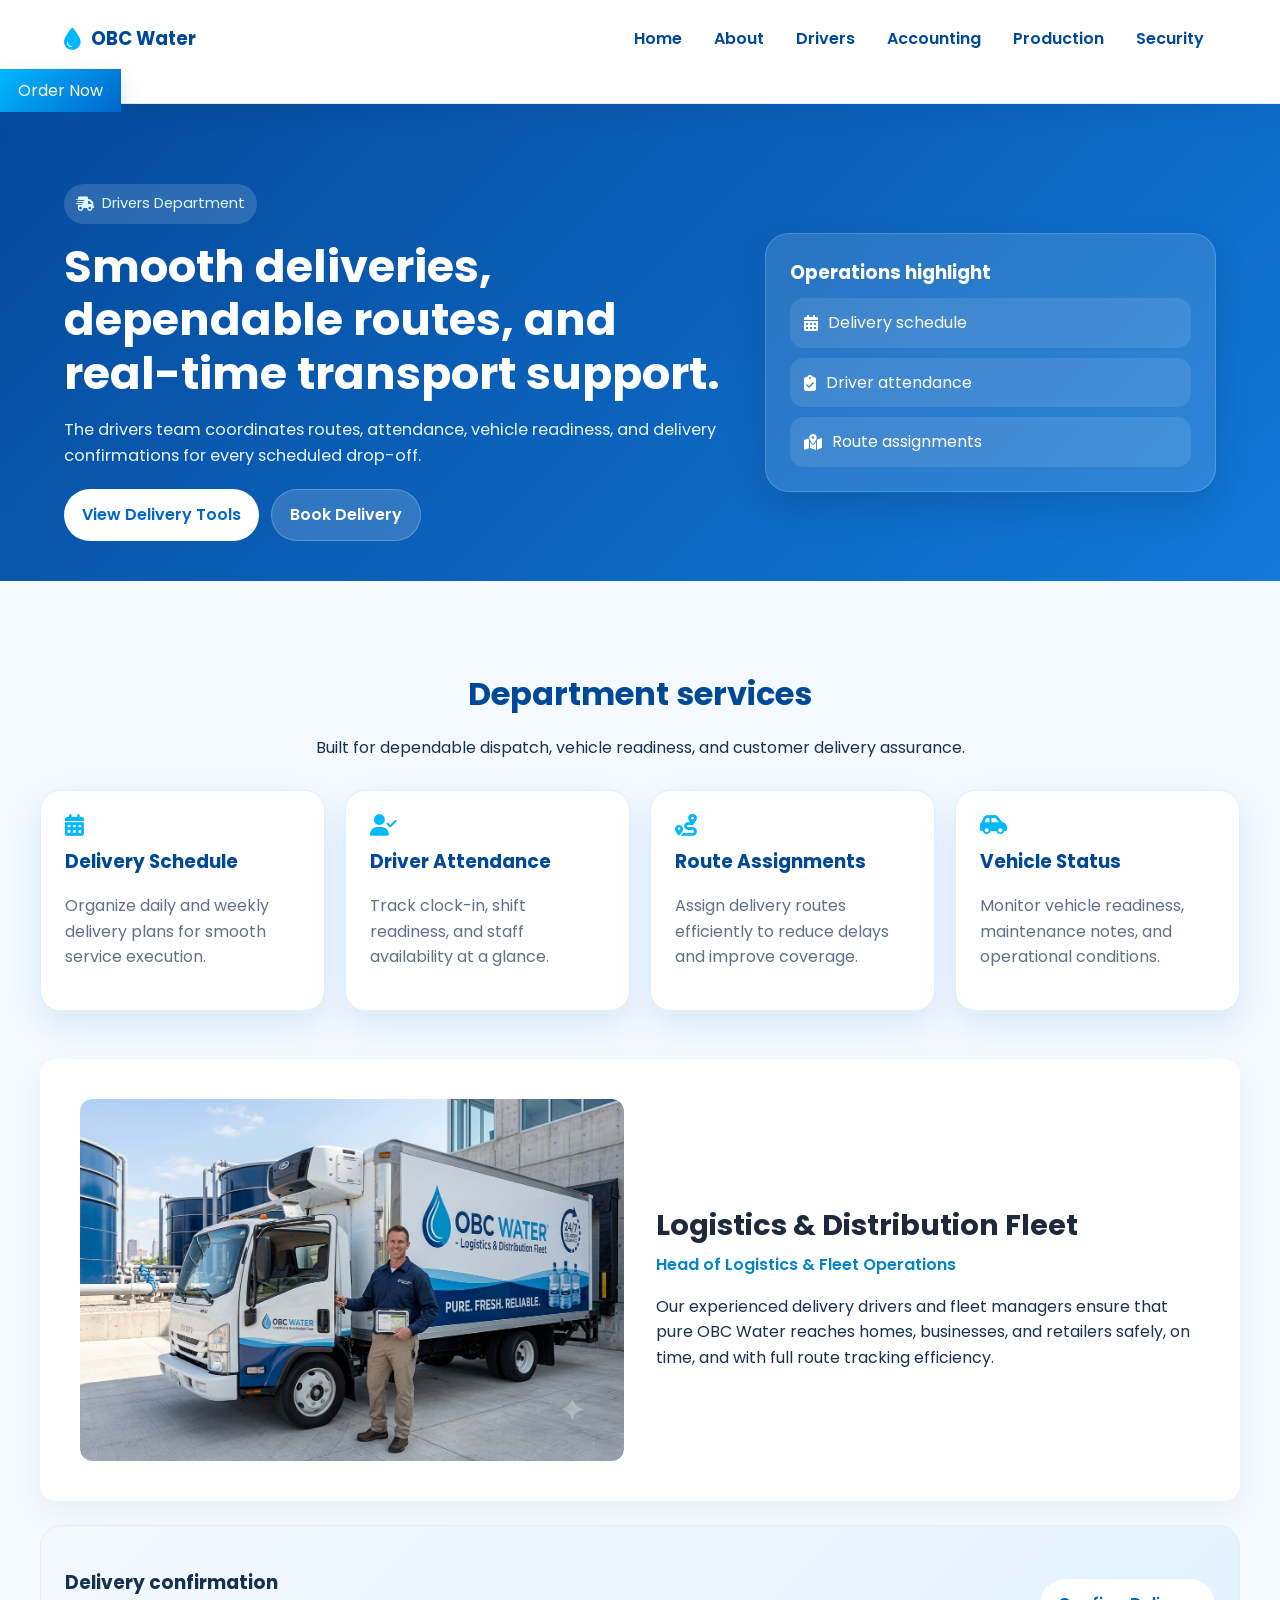
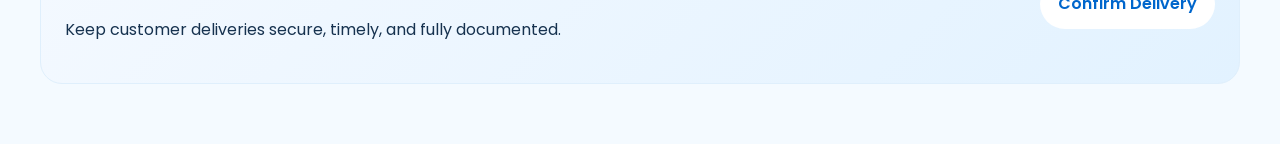
<file: drivers-department.html>
<!DOCTYPE html>
<html lang="en">
<head>
  <meta charset="UTF-8" />
  <meta name="viewport" content="width=device-width, initial-scale=1.0" />
  <title>Drivers Department | OBC Water</title>
  <link rel="preconnect" href="https://fonts.googleapis.com" />
  <link rel="preconnect" href="https://fonts.gstatic.com" crossorigin />
  <link href="https://fonts.googleapis.com/css2?family=Poppins:wght@300;400;500;600;700;800&display=swap" rel="stylesheet" />
  <link rel="stylesheet" href="https://cdnjs.cloudflare.com/ajax/libs/font-awesome/6.6.0/css/all.min.css" />
  <link rel="stylesheet" href="department-style.css" />
  <style>
    /* Inline styles for the Drivers Spotlight Card */
    .driver-spotlight {
      display: grid;
      grid-template-columns: 1fr 1fr;
      gap: 2rem;
      align-items: center;
      background: #ffffff;
      padding: 2.5rem;
      border-radius: 16px;
      box-shadow: 0 10px 30px rgba(0, 0, 0, 0.05);
      margin-top: 3rem;
    }

    .driver-image-wrapper {
      position: relative;
      border-radius: 12px;
      overflow: hidden;
      max-height: 400px;
    }

    .driver-image-wrapper img {
      width: 100%;
      height: 100%;
      object-fit: cover;
      display: block;
      border-radius: 12px;
    }

    .driver-info h3 {
      font-size: 1.8rem;
      margin-bottom: 0.25rem;
      color: #1e293b;
    }

    .driver-info .role {
      font-weight: 600;
      color: #0284c7;
      margin-bottom: 1rem;
      display: block;
    }

    @media (max-width: 768px) {
      .driver-spotlight {
        grid-template-columns: 1fr;
        padding: 1.5rem;
      }
    }
  </style>
</head>
<body>
  <header class="site-header">
    <div class="inner">
      <a href="index.html" class="brand"><i class="fa-solid fa-droplet"></i><span>OBC Water</span></a>
      <button class="menu-toggle" aria-label="Toggle menu">
        <span></span><span></span><span></span>
      </button>
      <nav class="site-nav">
         <a href="index.html">Home</a>
        <a href="about.html">About</a>
        <a href="drivers-department.html">Drivers</a>
        <a href="accounting-department.html">Accounting</a>
        <a href="prounit.html">Production</a>
        <a href="security-department.html">Security</a>
       
        </div>
        <a href="order.html" class="order-btn">Order Now</a>
      </nav>
    </div>
  </header>

  <main>
    <section class="page-hero">
      <div class="page-shell hero-grid">
        <div>
          <div class="eyebrow"><i class="fa-solid fa-truck-fast"></i> Drivers Department</div>
          <h1>Smooth deliveries, dependable routes, and real-time transport support.</h1>
          <p>The drivers team coordinates routes, attendance, vehicle readiness, and delivery confirmations for every scheduled drop-off.</p>
          <div class="hero-actions">
            <a href="#services" class="btn btn-primary">View Delivery Tools</a>
            <a href="order.html" class="btn btn-secondary">Book Delivery</a>
          </div>
        </div>
        <div class="hero-panel">
          <h3>Operations highlight</h3>
          <div class="stat-list">
            <div class="stat-item"><i class="fa-solid fa-calendar-days"></i> Delivery schedule</div>
            <div class="stat-item"><i class="fa-solid fa-clipboard-check"></i> Driver attendance</div>
            <div class="stat-item"><i class="fa-solid fa-map-location-dot"></i> Route assignments</div>
          </div>
        </div>
      </div>
    </section>

    <section id="services" class="section page-shell">
      <div class="section-heading">
        <h2>Department services</h2>
        <p>Built for dependable dispatch, vehicle readiness, and customer delivery assurance.</p>
      </div>
      <div class="card-grid">
        <article class="feature-card">
          <i class="fa-solid fa-calendar-days"></i>
          <h3>Delivery Schedule</h3>
          <p>Organize daily and weekly delivery plans for smooth service execution.</p>
        </article>
        <article class="feature-card">
          <i class="fa-solid fa-user-check"></i>
          <h3>Driver Attendance</h3>
          <p>Track clock-in, shift readiness, and staff availability at a glance.</p>
        </article>
        <article class="feature-card">
          <i class="fa-solid fa-route"></i>
          <h3>Route Assignments</h3>
          <p>Assign delivery routes efficiently to reduce delays and improve coverage.</p>
        </article>
        <article class="feature-card">
          <i class="fa-solid fa-car-side"></i>
          <h3>Vehicle Status</h3>
          <p>Monitor vehicle readiness, maintenance notes, and operational conditions.</p>
        </article>
      </div>

      <!-- DRIVER SPOTLIGHT SECTION -->
      <div class="driver-spotlight">
        <div class="driver-image-wrapper">
          <!-- REPLACE 'images/driver-and-truck.jpg' WITH YOUR ACTUAL PHOTO PATH -->
          <img src="driver.png" alt="OBC Water Logistics Lead with Delivery Truck" />
        </div>
        <div class="driver-info">
          <h3>Logistics & Distribution Fleet</h3>
          <span class="role">Head of Logistics & Fleet Operations</span>
          <p>Our experienced delivery drivers and fleet managers ensure that pure OBC Water reaches homes, businesses, and retailers safely, on time, and with full route tracking efficiency.</p>
        </div>
      </div>

      <div class="cta-banner">
        <div>
          <h3>Delivery confirmation</h3>
          <p>Keep customer deliveries secure, timely, and fully documented.</p>
        </div>
        <a href="ddashboard.html" class="btn btn-primary">Confirm Delivery</a>
      </div>
    </section>
  </main>

  <script>
    const toggle = document.querySelector('.menu-toggle');
    const nav = document.querySelector('.site-nav');
    const dropdown = document.querySelector('.dropdown');

    toggle?.addEventListener('click', () => {
      nav.classList.toggle('active');
    });

    dropdown?.addEventListener('click', () => {
      dropdown.classList.toggle('open');
    });
  </script>
</body>
</html>
</file>
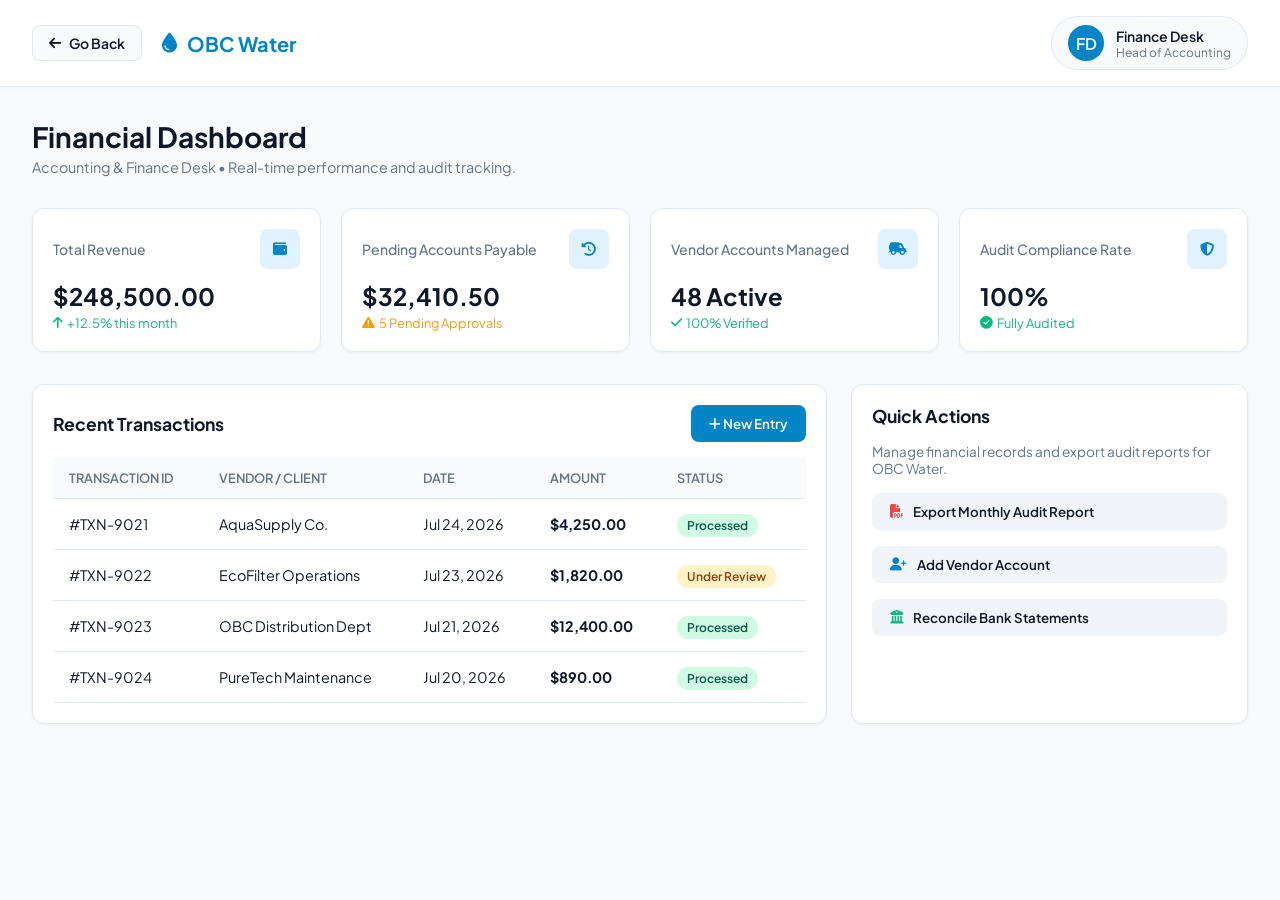
<file: fdadhboard.html>
<!DOCTYPE html>
<html lang="en">
<head>
    <meta charset="UTF-8">
    <meta name="viewport" content="width=device-width, initial-scale=1.0">
    <title>Financial Dashboard | OBC Water</title>
    <!-- FontAwesome & Google Fonts -->
    <link href="https://cdnjs.cloudflare.com/ajax/libs/font-awesome/6.4.0/css/all.min.css" rel="stylesheet">
    <link href="https://fonts.googleapis.com/css2?family=Plus+Jakarta+Sans:wght@400;500;600;700&display=swap" rel="stylesheet">
    
    <style>
        :root {
            --primary: #0284c7;
            --primary-dark: #0369a1;
            --primary-light: #e0f2fe;
            --bg-main: #f8fafc;
            --card-bg: #ffffff;
            --text-dark: #0f172a;
            --text-muted: #64748b;
            --border-color: #e2e8f0;
            --success: #10b981;
            --warning: #f59e0b;
        }

        * {
            box-sizing: border-box;
            margin: 0;
            padding: 0;
            font-family: 'Plus Jakarta Sans', sans-serif;
        }

        body {
            background-color: var(--bg-main);
            color: var(--text-dark);
            min-height: 100vh;
        }

        /* Top Navigation Bar */
        .top-navbar {
            background-color: var(--card-bg);
            border-bottom: 1px solid var(--border-color);
            padding: 16px 32px;
            display: flex;
            justify-content: space-between;
            align-items: center;
        }

        .nav-left {
            display: flex;
            align-items: center;
            gap: 20px;
        }

        /* Go Back Button Styling */
        .btn-back {
            display: inline-flex;
            align-items: center;
            gap: 8px;
            padding: 8px 16px;
            background-color: var(--bg-main);
            color: var(--text-dark);
            border: 1px solid var(--border-color);
            border-radius: 8px;
            text-decoration: none;
            font-size: 0.875rem;
            font-weight: 600;
            transition: all 0.2s ease;
        }

        .btn-back:hover {
            background-color: var(--primary-light);
            color: var(--primary);
            border-color: var(--primary);
        }

        .brand {
            font-size: 1.25rem;
            font-weight: 700;
            color: var(--primary);
            display: flex;
            align-items: center;
            gap: 10px;
        }

        /* Main Content Container */
        .main-content {
            max-width: 1400px;
            margin: 0 auto;
            padding: 32px;
        }

        /* Header */
        .header {
            margin-bottom: 32px;
        }

        .header h1 {
            font-size: 1.75rem;
            font-weight: 700;
        }

        .header p {
            color: var(--text-muted);
            font-size: 0.9rem;
            margin-top: 4px;
        }

        .user-profile {
            display: flex;
            align-items: center;
            gap: 12px;
            background: var(--bg-main);
            padding: 8px 16px;
            border-radius: 30px;
            border: 1px solid var(--border-color);
        }

        .avatar {
            width: 36px;
            height: 36px;
            border-radius: 50%;
            background-color: var(--primary);
            color: white;
            display: flex;
            align-items: center;
            justify-content: center;
            font-weight: 600;
        }

        /* Stats Cards */
        .stats-grid {
            display: grid;
            grid-template-columns: repeat(auto-fit, minmax(240px, 1fr));
            gap: 20px;
            margin-bottom: 32px;
        }

        .card {
            background: var(--card-bg);
            border: 1px solid var(--border-color);
            border-radius: 12px;
            padding: 20px;
            box-shadow: 0 1px 3px rgba(0,0,0,0.05);
        }

        .card-header {
            display: flex;
            justify-content: space-between;
            align-items: center;
            color: var(--text-muted);
            font-size: 0.875rem;
            font-weight: 500;
        }

        .card-icon {
            width: 40px;
            height: 40px;
            border-radius: 8px;
            background: var(--primary-light);
            color: var(--primary);
            display: flex;
            align-items: center;
            justify-content: center;
        }

        .card-value {
            font-size: 1.5rem;
            font-weight: 700;
            margin: 12px 0 4px 0;
        }

        .card-subtext {
            font-size: 0.8rem;
            color: var(--success);
            display: flex;
            align-items: center;
            gap: 4px;
        }

        /* Dashboard Section Layout */
        .content-grid {
            display: grid;
            grid-template-columns: 2fr 1fr;
            gap: 24px;
        }

        @media (max-width: 900px) {
            .content-grid {
                grid-template-columns: 1fr;
            }
        }

        /* Table */
        .table-container {
            overflow-x: auto;
        }

        table {
            width: 100%;
            border-collapse: collapse;
            text-align: left;
            margin-top: 16px;
        }

        th {
            background-color: #f8fafc;
            color: var(--text-muted);
            font-weight: 600;
            font-size: 0.8rem;
            padding: 12px 16px;
            border-bottom: 1px solid var(--border-color);
            text-transform: uppercase;
        }

        td {
            padding: 16px;
            border-bottom: 1px solid var(--border-color);
            font-size: 0.9rem;
        }

        .badge {
            padding: 4px 10px;
            border-radius: 20px;
            font-size: 0.75rem;
            font-weight: 600;
        }

        .badge-success { background: #d1fae5; color: #065f46; }
        .badge-warning { background: #fef3c7; color: #92400e; }

        /* Actions Button */
        .btn-primary {
            background-color: var(--primary);
            color: white;
            border: none;
            padding: 10px 18px;
            border-radius: 8px;
            font-weight: 600;
            cursor: pointer;
            transition: background 0.2s ease;
        }

        .btn-primary:hover {
            background-color: var(--primary-dark);
        }
    </style>
</head>
<body>

    <!-- Top Navigation Bar -->
    <header class="top-navbar">
        <div class="nav-left">
            <!-- Go Back Button -->
            <a href="accounting-department.html" class="btn-back">
                <i class="fa-solid fa-arrow-left"></i> Go Back
            </a>
            <div class="brand">
                <i class="fa-solid fa-droplet"></i> OBC Water
            </div>
        </div>

        <div class="user-profile">
            <div class="avatar">FD</div>
            <div>
                <div style="font-weight: 600; font-size: 0.875rem;">Finance Desk</div>
                <div style="font-size: 0.75rem; color: var(--text-muted);">Head of Accounting</div>
            </div>
        </div>
    </header>

    <!-- Main Content Container -->
    <main class="main-content">
        
        <!-- Header -->
        <div class="header">
            <h1>Financial Dashboard</h1>
            <p>Accounting & Finance Desk • Real-time performance and audit tracking.</p>
        </div>

        <!-- KPI Metrics Grid -->
        <section class="stats-grid">
            <div class="card">
                <div class="card-header">
                    <span>Total Revenue</span>
                    <div class="card-icon"><i class="fa-solid fa-wallet"></i></div>
                </div>
                <div class="card-value">$248,500.00</div>
                <div class="card-subtext"><i class="fa-solid fa-arrow-up"></i> +12.5% this month</div>
            </div>

            <div class="card">
                <div class="card-header">
                    <span>Pending Accounts Payable</span>
                    <div class="card-icon"><i class="fa-solid fa-clock-rotate-left"></i></div>
                </div>
                <div class="card-value">$32,410.50</div>
                <div class="card-subtext" style="color: var(--warning);"><i class="fa-solid fa-triangle-exclamation"></i> 5 Pending Approvals</div>
            </div>

            <div class="card">
                <div class="card-header">
                    <span>Vendor Accounts Managed</span>
                    <div class="card-icon"><i class="fa-solid fa-truck-field"></i></div>
                </div>
                <div class="card-value">48 Active</div>
                <div class="card-subtext"><i class="fa-solid fa-check"></i> 100% Verified</div>
            </div>

            <div class="card">
                <div class="card-header">
                    <span>Audit Compliance Rate</span>
                    <div class="card-icon"><i class="fa-solid fa-shield-halved"></i></div>
                </div>
                <div class="card-value">100%</div>
                <div class="card-subtext"><i class="fa-solid fa-check-circle"></i> Fully Audited</div>
            </div>
        </section>

        <!-- Main Section: Transactions & Vendor Summary -->
        <section class="content-grid">
            
            <!-- Table Card -->
            <div class="card">
                <div style="display: flex; justify-content: space-between; align-items: center;">
                    <h2 style="font-size: 1.1rem; font-weight: 700;">Recent Transactions</h2>
                    <button class="btn-primary"><i class="fa-solid fa-plus"></i> New Entry</button>
                </div>

                <div class="table-container">
                    <table>
                        <thead>
                            <tr>
                                <th>Transaction ID</th>
                                <th>Vendor / Client</th>
                                <th>Date</th>
                                <th>Amount</th>
                                <th>Status</th>
                            </tr>
                        </thead>
                        <tbody>
                            <tr>
                                <td>#TXN-9021</td>
                                <td>AquaSupply Co.</td>
                                <td>Jul 24, 2026</td>
                                <td><strong>$4,250.00</strong></td>
                                <td><span class="badge badge-success">Processed</span></td>
                            </tr>
                            <tr>
                                <td>#TXN-9022</td>
                                <td>EcoFilter Operations</td>
                                <td>Jul 23, 2026</td>
                                <td><strong>$1,820.00</strong></td>
                                <td><span class="badge badge-warning">Under Review</span></td>
                            </tr>
                            <tr>
                                <td>#TXN-9023</td>
                                <td>OBC Distribution Dept</td>
                                <td>Jul 21, 2026</td>
                                <td><strong>$12,400.00</strong></td>
                                <td><span class="badge badge-success">Processed</span></td>
                            </tr>
                            <tr>
                                <td>#TXN-9024</td>
                                <td>PureTech Maintenance</td>
                                <td>Jul 20, 2026</td>
                                <td><strong>$890.00</strong></td>
                                <td><span class="badge badge-success">Processed</span></td>
                            </tr>
                        </tbody>
                    </table>
                </div>
            </div>

            <!-- Quick Actions Card -->
            <div class="card" style="display: flex; flex-direction: column; gap: 16px;">
                <h2 style="font-size: 1.1rem; font-weight: 700;">Quick Actions</h2>
                <p style="font-size: 0.85rem; color: var(--text-muted);">Manage financial records and export audit reports for OBC Water.</p>
                
                <button class="btn-primary" style="background-color: #f1f5f9; color: var(--text-dark); text-align: left; display: flex; align-items: center; gap: 10px;">
                    <i class="fa-solid fa-file-pdf" style="color: #ef4444;"></i> Export Monthly Audit Report
                </button>
                <button class="btn-primary" style="background-color: #f1f5f9; color: var(--text-dark); text-align: left; display: flex; align-items: center; gap: 10px;">
                    <i class="fa-solid fa-user-plus" style="color: var(--primary);"></i> Add Vendor Account
                </button>
                <button class="btn-primary" style="background-color: #f1f5f9; color: var(--text-dark); text-align: left; display: flex; align-items: center; gap: 10px;">
                    <i class="fa-solid fa-building-columns" style="color: var(--success);"></i> Reconcile Bank Statements
                </button>
            </div>

        </section>

    </main>

</body>
</html>
</file>
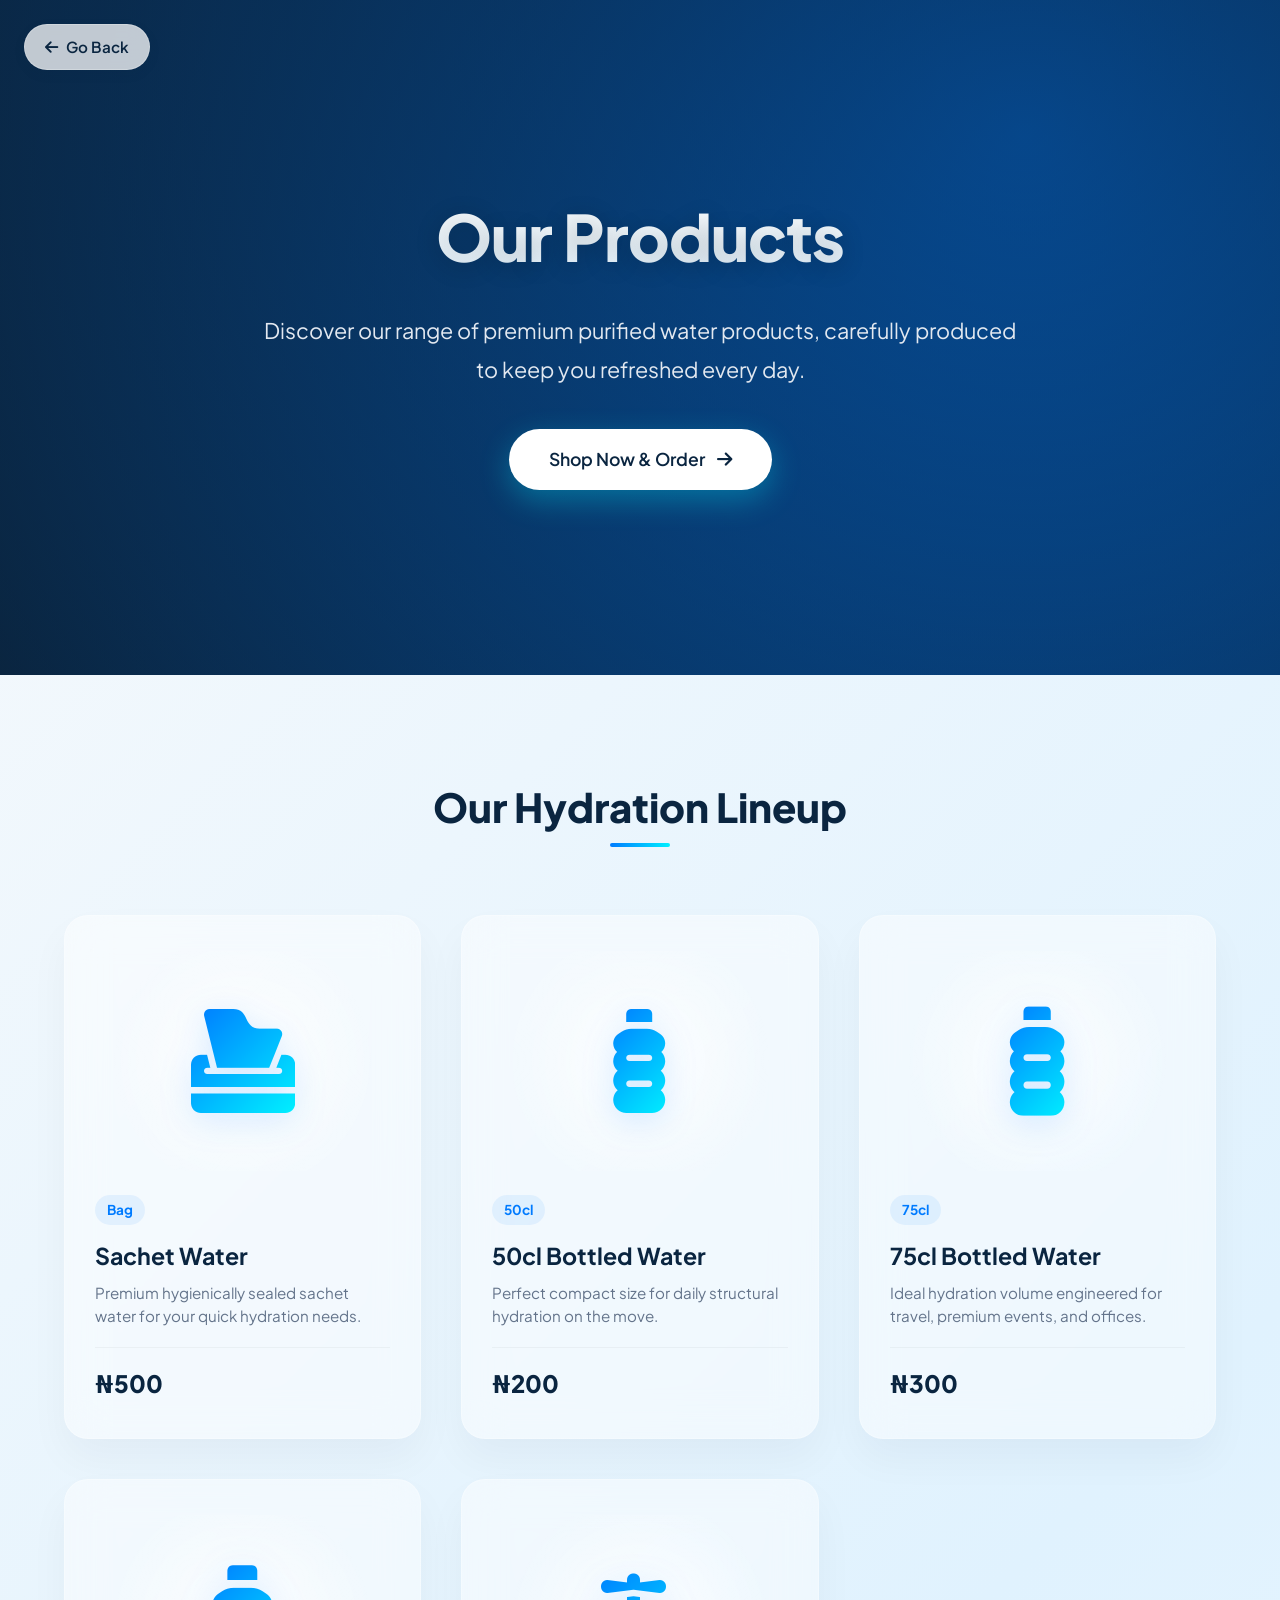
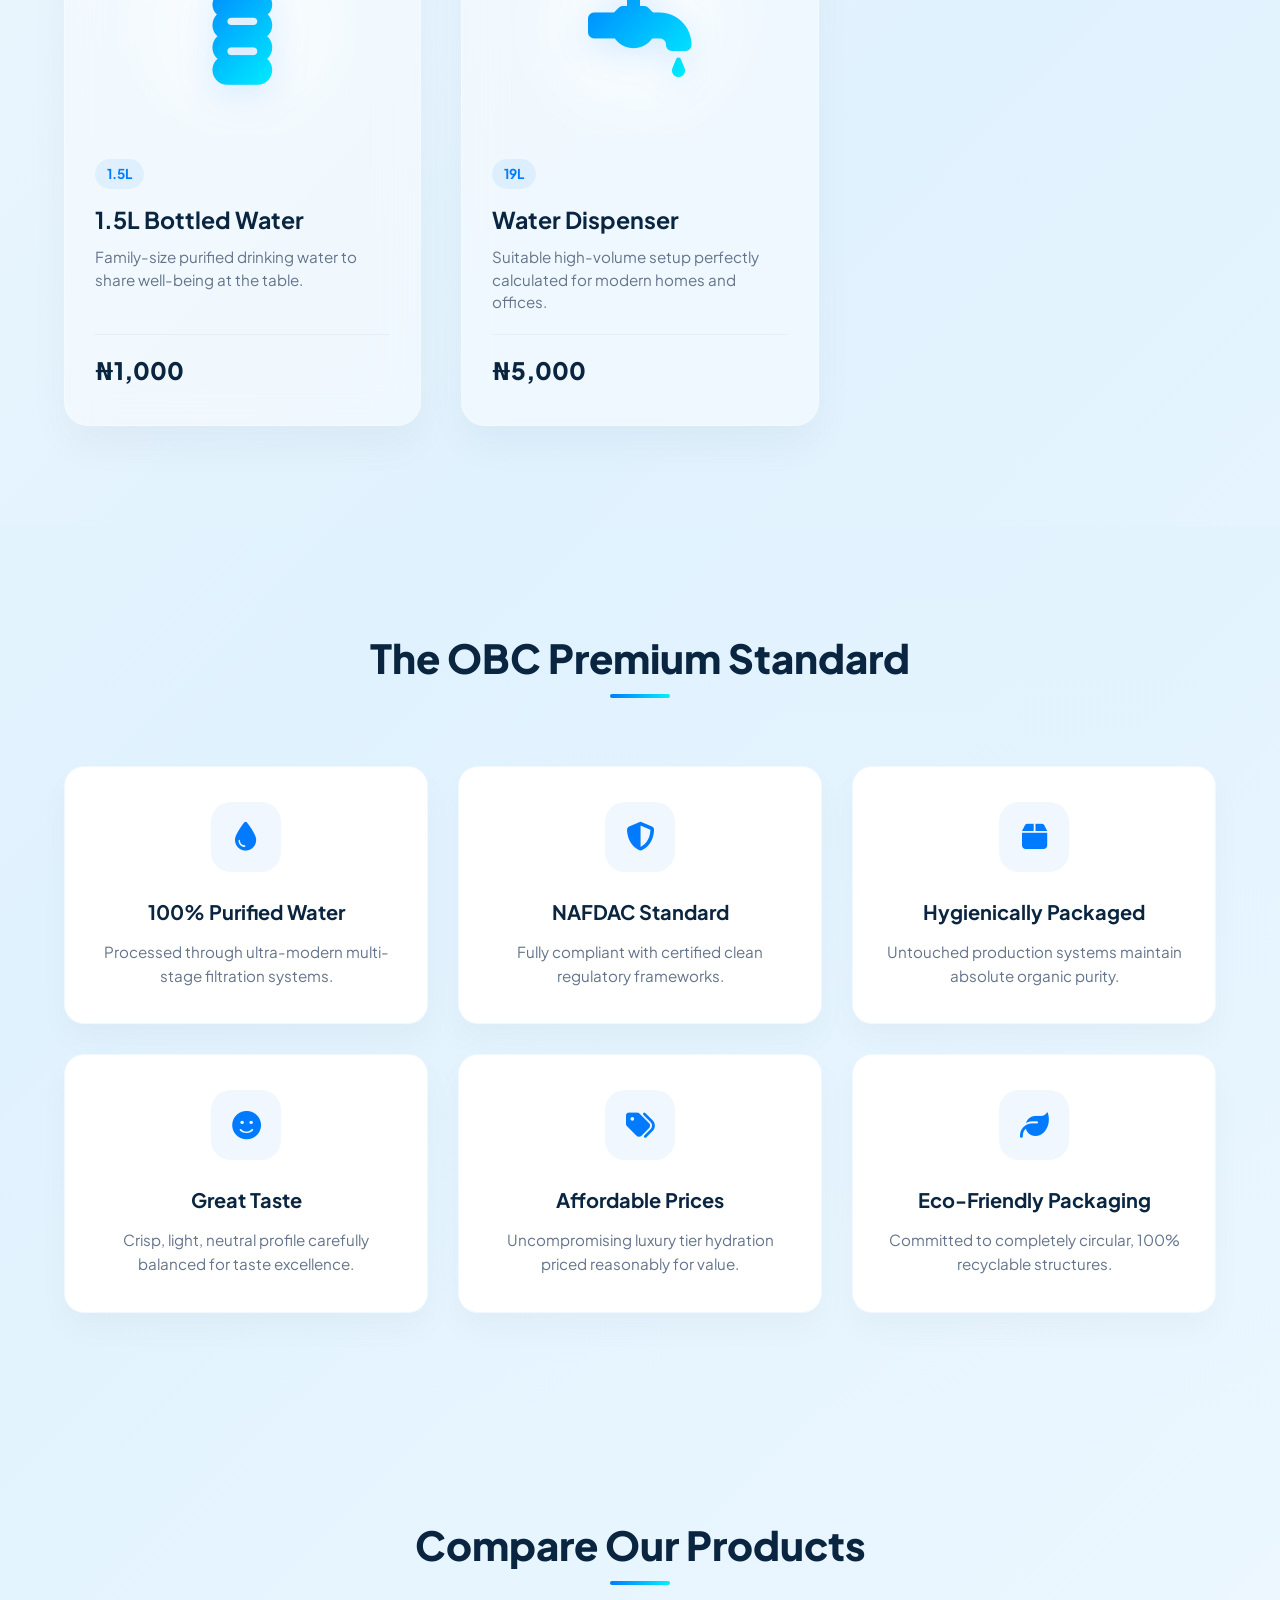
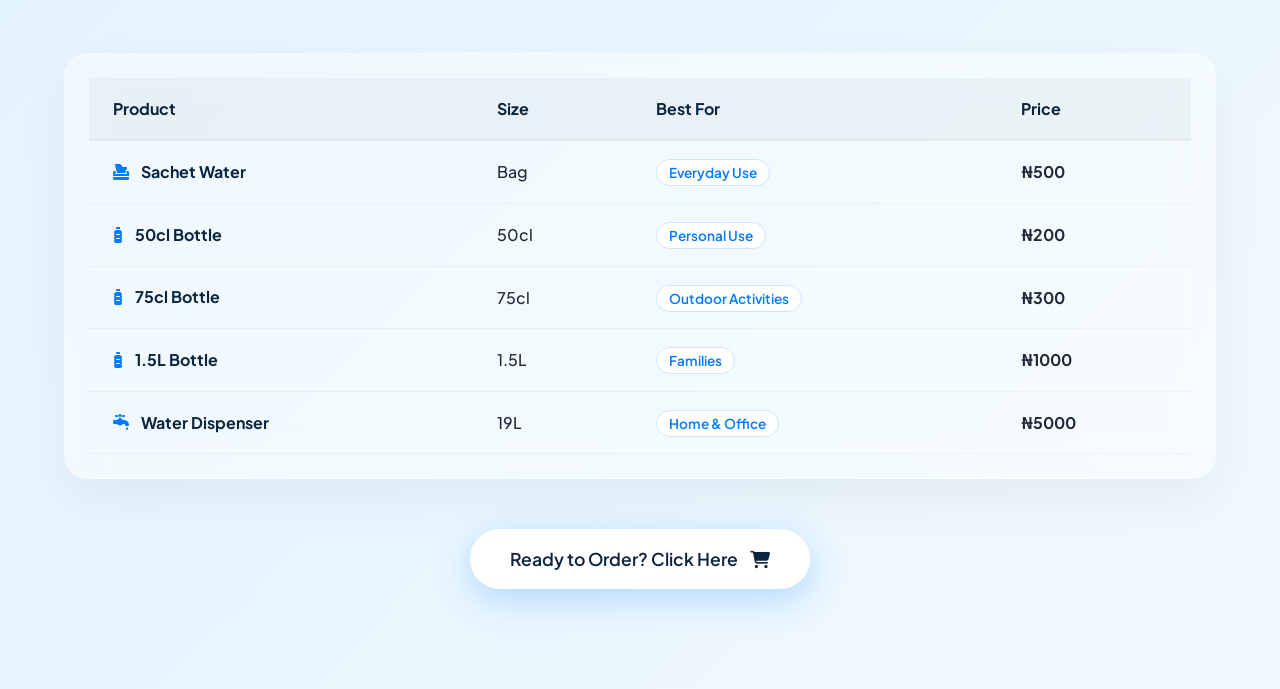
<file: products.html>
<!DOCTYPE html>
<html lang="en">
<head>
    <meta charset="UTF-8">
    <meta name="viewport" content="width=device-width, initial-scale=1.0">
    <title>Our Products | OBC Water - Premium Purified Water</title>
    <!-- Font Awesome Icons -->
    <link rel="stylesheet" href="https://cdnjs.cloudflare.com/ajax/libs/font-awesome/6.4.0/css/all.min.css">
    <!-- Google Fonts -->
    <link rel="preconnect" href="https://fonts.googleapis.com">
    <link rel="preconnect" href="https://fonts.gstatic.com" crossorigin>
    <link href="https://fonts.googleapis.com/css2?family=Plus+Jakarta+Sans:wght@300;400;500;600;700;800&display=swap" rel="stylesheet">
    
    <style>
        :root {
            --primary-dark: #0A2540;
            --primary-blue: #007BFF;
            --accent-cyan: #00F0FF;
            --pure-white: #FFFFFF;
            --glass-bg: rgba(255, 255, 255, 0.45);
            --glass-border: rgba(255, 255, 255, 0.25);
            --text-dark: #1E293B;
            --text-muted: #64748B;
            --transition-smooth: all 0.4s cubic-bezier(0.16, 1, 0.3, 1);
        }

        * {
            box-sizing: border-box;
            margin: 0;
            padding: 0;
            font-family: 'Plus Jakarta Sans', sans-serif;
            scroll-behavior: smooth;
        }

        body {
            background: linear-gradient(135deg, #F8FAFC 0%, #E0F2FE 50%, #F0F9FF 100%);
            color: var(--text-dark);
            min-height: 100vh;
            overflow-x: hidden;
            line-height: 1.6;
        }

        .container {
            max-width: 1200px;
            margin: 0 auto;
            padding: 0 24px;
        }

        .section-header {
            text-align: center;
            margin-bottom: 60px;
        }

        .section-header h2 {
            font-size: 2.5rem;
            font-weight: 800;
            color: var(--primary-dark);
            margin-bottom: 16px;
            position: relative;
            display: inline-block;
        }

        .section-header h2::after {
            content: '';
            position: absolute;
            left: 50%;
            bottom: -8px;
            transform: translateX(-50%);
            width: 60px;
            height: 4px;
            background: linear-gradient(90deg, var(--primary-blue), var(--accent-cyan));
            border-radius: 2px;
        }

        .section-padding {
            padding: 100px 0;
        }

        /* --- 1. HERO SECTION --- */
        .hero {
            position: relative;
            height: 75vh;
            min-height: 550px;
            display: flex;
            align-items: center;
            justify-content: center;
            text-align: center;
            color: var(--pure-white);
            background: linear-gradient(rgba(10, 37, 64, 0.65), rgba(10, 37, 64, 0.45));
            overflow: hidden;
        }

        .hero-bg {
            position: absolute;
            top: 0;
            left: 0;
            width: 100%;
            height: 100%;
            z-index: -1;
            background: radial-gradient(circle at 80% 20%, #007BFF 0%, #0A2540 100%);
        }

        .hero-bg::before {
            content: '';
            position: absolute;
            top: 0;
            left: 0;
            width: 100%;
            height: 100%;
            background: url('https://images.unsplash.com/photo-1523362628745-0c100150b504?auto=format&fit=crop&q=80&w=1920') center/cover no-repeat;
            opacity: 0.25;
            mix-blend-mode: overlay;
        }

        .hero-content {
            max-width: 800px;
            z-index: 2;
            padding: 0 20px;
            animation: fadeInUp 1s cubic-bezier(0.16, 1, 0.3, 1);
        }

        .hero h1 {
            font-size: 4rem;
            font-weight: 800;
            letter-spacing: -1px;
            margin-bottom: 24px;
            text-shadow: 0 4px 24px rgba(0, 0, 0, 0.2);
            background: linear-gradient(180deg, #FFFFFF 0%, #E0F2FE 100%);
            background-clip: text;
            -webkit-background-clip: text;
            -webkit-text-fill-color: transparent;
        }

        .hero p {
            font-size: 1.35rem;
            font-weight: 400;
            color: #E2E8F0;
            margin-bottom: 40px;
            line-height: 1.8;
        }

        .btn-shop {
            display: inline-flex;
            align-items: center;
            gap: 12px;
            padding: 16px 40px;
            font-size: 1.1rem;
            font-weight: 600;
            color: var(--primary-dark);
            background: var(--pure-white);
            border: none;
            border-radius: 50px;
            text-decoration: none;
            box-shadow: 0 10px 30px rgba(0, 240, 255, 0.3);
            transition: var(--transition-smooth);
            position: relative;
            overflow: hidden;
        }

        .btn-shop::before {
            content: '';
            position: absolute;
            top: 0;
            left: 0;
            width: 100%;
            height: 100%;
            background: linear-gradient(90deg, var(--accent-cyan), var(--primary-blue));
            opacity: 0;
            transition: var(--transition-smooth);
            z-index: 1;
        }

        .btn-shop span, .btn-shop i {
            position: relative;
            z-index: 2;
        }

        .btn-shop:hover {
            transform: translateY(-4px);
            box-shadow: 0 20px 40px rgba(0, 240, 255, 0.5);
            color: var(--pure-white);
        }

        .btn-shop:hover::before {
            opacity: 1;
        }

        /* --- 2. PRODUCT CATALOGUE GRID (CLEANED) --- */
        .products-grid {
            display: grid;
            grid-template-columns: repeat(auto-fill, minmax(320px, 1fr));
            gap: 40px;
            align-items: stretch;
        }

        .product-card {
            background: var(--glass-bg);
            backdrop-filter: blur(20px);
            -webkit-backdrop-filter: blur(20px);
            border: 1px solid var(--glass-border);
            border-radius: 24px;
            padding: 35px 30px;
            display: flex;
            flex-direction: column;
            text-decoration: none;
            color: inherit;
            box-shadow: 0 20px 40px rgba(15, 23, 42, 0.04);
            transition: var(--transition-smooth);
        }

        .product-card:hover {
            transform: translateY(-8px);
            box-shadow: 0 30px 60px rgba(0, 123, 255, 0.1);
            border-color: rgba(0, 123, 255, 0.25);
        }

        .product-img-wrapper {
            position: relative;
            width: 100%;
            height: 220px;
            margin-bottom: 24px;
            display: flex;
            align-items: center;
            justify-content: center;
            background: radial-gradient(circle at center, rgba(255,255,255,0.8) 0%, rgba(255,255,255,0) 70%);
            border-radius: 16px;
        }

        .product-card i.placeholder-water {
            font-size: 6.5rem;
            background: linear-gradient(135deg, var(--primary-blue), var(--accent-cyan));
            -webkit-background-clip: text;
            background-clip: text;
            -webkit-text-fill-color: transparent;
            filter: drop-shadow(0 8px 16px rgba(0,123,255,0.15));
            transition: var(--transition-smooth);
        }

        .product-card:hover i.placeholder-water {
            transform: scale(1.06) rotate(2deg);
        }

        .product-size {
            display: inline-block;
            padding: 4px 12px;
            background: rgba(0, 123, 255, 0.08);
            color: var(--primary-blue);
            font-size: 0.85rem;
            font-weight: 700;
            border-radius: 30px;
            margin-bottom: 12px;
            align-self: flex-start;
        }

        .product-name {
            font-size: 1.45rem;
            font-weight: 700;
            color: var(--primary-dark);
            margin-bottom: 8px;
        }

        .product-desc {
            color: var(--text-muted);
            font-size: 0.95rem;
            line-height: 1.5;
            margin-bottom: 20px;
        }

        .price-tag {
            font-size: 1.5rem;
            font-weight: 800;
            color: var(--primary-dark);
            margin-top: auto;
            padding-top: 16px;
            border-top: 1px solid rgba(0, 0, 0, 0.04);
        }

        /* --- 3. PRODUCT FEATURES --- */
        .features {
            background: linear-gradient(180deg, rgba(224, 242, 254, 0.4) 0%, rgba(255,255,255,0) 100%);
        }

        .features-grid {
            display: grid;
            grid-template-columns: repeat(auto-fill, minmax(280px, 1fr));
            gap: 30px;
        }

        .feature-card {
            background: var(--pure-white);
            border-radius: 20px;
            padding: 35px 30px;
            text-align: center;
            box-shadow: 0 16px 32px rgba(15, 23, 42, 0.03);
            border: 1px solid rgba(0, 123, 255, 0.05);
            transition: var(--transition-smooth);
        }

        .feature-card:hover {
            transform: translateY(-6px);
            box-shadow: 0 24px 48px rgba(0, 123, 255, 0.06);
        }

        .feature-icon-wrapper {
            width: 70px;
            height: 70px;
            margin: 0 auto 24px;
            background: rgba(0, 123, 255, 0.06);
            border-radius: 20px;
            display: flex;
            align-items: center;
            justify-content: center;
            color: var(--primary-blue);
            font-size: 1.8rem;
            transition: var(--transition-smooth);
        }

        .feature-card:hover .feature-icon-wrapper {
            background: var(--primary-blue);
            color: var(--pure-white);
            transform: rotateY(180deg);
        }

        .feature-card h3 {
            font-size: 1.25rem;
            font-weight: 700;
            color: var(--primary-dark);
            margin-bottom: 12px;
        }

        .feature-card p {
            color: var(--text-muted);
            font-size: 0.95rem;
        }

        /* --- 4. COMPARE OUR PRODUCTS --- */
        .table-wrapper {
            background: var(--glass-bg);
            backdrop-filter: blur(20px);
            -webkit-backdrop-filter: blur(20px);
            border: 1px solid var(--glass-border);
            border-radius: 24px;
            padding: 24px;
            box-shadow: 0 20px 50px rgba(15, 23, 42, 0.05);
            overflow-x: auto;
            margin-bottom: 50px;
        }

        table {
            width: 100%;
            border-collapse: collapse;
            text-align: left;
            min-width: 600px;
        }

        th, td {
            padding: 18px 24px;
        }

        th {
            background: rgba(10, 37, 64, 0.04);
            color: var(--primary-dark);
            font-weight: 700;
            font-size: 1rem;
            border-bottom: 2px solid rgba(0, 0, 0, 0.05);
        }

        td {
            border-bottom: 1px solid rgba(0, 0, 0, 0.04);
            color: var(--text-dark);
            font-weight: 500;
        }

        .table-product-name {
            display: flex;
            align-items: center;
            gap: 12px;
            font-weight: 700;
            color: var(--primary-dark);
        }

        .table-product-name i {
            color: var(--primary-blue);
        }

        .badge-best {
            padding: 4px 12px;
            background: var(--pure-white);
            border: 1px solid rgba(0, 123, 255, 0.2);
            color: var(--primary-blue);
            border-radius: 20px;
            font-size: 0.85rem;
            font-weight: 600;
        }

        /* Bottom Sticky CTA Layer */
        .sticky-order-bar {
            text-align: center;
            margin-top: 40px;
        }

        @keyframes fadeInUp {
            from { opacity: 0; transform: translateY(30px); }
            to { opacity: 1; transform: translateY(0); }
        }

        @media (max-width: 768px) {
            .hero h1 { font-size: 2.5rem; }
            .hero p { font-size: 1rem; }
            .products-grid { grid-template-columns: 1fr; max-width: 400px; margin: 0 auto; }
        }
        /* Top Left Go Back Button */
.btn-back {
    position: absolute;
    top: 24px;
    left: 24px;
    z-index: 100;
    display: inline-flex;
    align-items: center;
    gap: 8px;
    padding: 10px 20px;
    font-size: 0.95rem;
    font-weight: 600;
    color: var(--primary-dark);
    background: rgba(255, 255, 255, 0.75);
    backdrop-filter: blur(10px);
    -webkit-backdrop-filter: blur(10px);
    border: 1px solid var(--glass-border);
    border-radius: 30px;
    text-decoration: none;
    box-shadow: 0 4px 12px rgba(10, 37, 64, 0.08);
    transition: var(--transition-smooth);
}

.btn-back:hover {
    background: var(--pure-white);
    transform: translateX(-4px);
    box-shadow: 0 6px 20px rgba(0, 123, 255, 0.15);
    color: var(--primary-blue);
}
    </style>
</head>
<body>
<!-- Go Back Button -->
<a href="index.html" class="btn-back">
    <i class="fa-solid fa-arrow-left"></i>
    <span>Go Back</span>
</a>
    <!-- 1. HERO SECTION -->
    <section class="hero">
        <div class="hero-bg"></div>
        <div class="hero-content">
            <h1>Our Products</h1>
            <p>Discover our range of premium purified water products, carefully produced to keep you refreshed every day.</p>
            <a href="order.html" class="btn-shop">
                <span>Shop Now & Order</span>
                <i class="fa-solid fa-arrow-right"></i>
            </a>
        </div>
    </section>

    <!-- 2. CLEAN PRODUCT CATALOGUE (Directs to order.html on click) -->
    <section class="section-padding">
        <div class="container">
            <div class="section-header">
                <h2>Our Hydration Lineup</h2>
            </div>
            
            <div class="products-grid">
                <!-- Product 1 -->
                <a href="order.html" class="product-card">
                    <div class="product-img-wrapper">
                        <i class="fa-solid fa-box-tissue placeholder-water"></i>
                    </div>
                    <span class="product-size">Bag</span>
                    <h3 class="product-name">Sachet Water</h3>
                    <p class="product-desc">Premium hygienically sealed sachet water for your quick hydration needs.</p>
                    <span class="price-tag">₦500</span>
                </a>

                <!-- Product 2 -->
                <a href="order.html" class="product-card">
                    <div class="product-img-wrapper">
                        <i class="fa-solid fa-bottle-water placeholder-water"></i>
                    </div>
                    <span class="product-size">50cl</span>
                    <h3 class="product-name">50cl Bottled Water</h3>
                    <p class="product-desc">Perfect compact size for daily structural hydration on the move.</p>
                    <span class="price-tag">₦200</span>
                </a>

                <!-- Product 3 -->
                <a href="order.html" class="product-card">
                    <div class="product-img-wrapper">
                        <i class="fa-solid fa-bottle-water placeholder-water" style="transform: scale(1.05);"></i>
                    </div>
                    <span class="product-size">75cl</span>
                    <h3 class="product-name">75cl Bottled Water</h3>
                    <p class="product-desc">Ideal hydration volume engineered for travel, premium events, and offices.</p>
                    <span class="price-tag">₦300</span>
                </a>

                <!-- Product 4 -->
                <a href="order.html" class="product-card">
                    <div class="product-img-wrapper">
                        <i class="fa-solid fa-bottle-water placeholder-water" style="transform: scale(1.15);"></i>
                    </div>
                    <span class="product-size">1.5L</span>
                    <h3 class="product-name">1.5L Bottled Water</h3>
                    <p class="product-desc">Family-size purified drinking water to share well-being at the table.</p>
                    <span class="price-tag">₦1,000</span>
                </a>

                <!-- Product 5 -->
                <a href="order.html" class="product-card">
                    <div class="product-img-wrapper">
                        <i class="fa-solid fa-faucet-drip placeholder-water"></i>
                    </div>
                    <span class="product-size">19L</span>
                    <h3 class="product-name">Water Dispenser</h3>
                    <p class="product-desc">Suitable high-volume setup perfectly calculated for modern homes and offices.</p>
                    <span class="price-tag">₦5,000</span>
                </a>
            </div>
        </div>
    </section>

    <!-- 3. PRODUCT FEATURES SECTION -->
    <section class="section-padding features">
        <div class="container">
            <div class="section-header">
                <h2>The OBC Premium Standard</h2>
            </div>
            <div class="features-grid">
                <div class="feature-card">
                    <div class="feature-icon-wrapper"><i class="fa-solid fa-droplet"></i></div>
                    <h3>100% Purified Water</h3>
                    <p>Processed through ultra-modern multi-stage filtration systems.</p>
                </div>
                <div class="feature-card">
                    <div class="feature-icon-wrapper"><i class="fa-solid fa-shield-halved"></i></div>
                    <h3>NAFDAC Standard</h3>
                    <p>Fully compliant with certified clean regulatory frameworks.</p>
                </div>
                <div class="feature-card">
                    <div class="feature-icon-wrapper"><i class="fa-solid fa-box"></i></div>
                    <h3>Hygienically Packaged</h3>
                    <p>Untouched production systems maintain absolute organic purity.</p>
                </div>
                <div class="feature-card">
                    <div class="feature-icon-wrapper"><i class="fa-solid fa-smile"></i></div>
                    <h3>Great Taste</h3>
                    <p>Crisp, light, neutral profile carefully balanced for taste excellence.</p>
                </div>
                <div class="feature-card">
                    <div class="feature-icon-wrapper"><i class="fa-solid fa-tags"></i></div>
                    <h3>Affordable Prices</h3>
                    <p>Uncompromising luxury tier hydration priced reasonably for value.</p>
                </div>
                <div class="feature-card">
                    <div class="feature-icon-wrapper"><i class="fa-solid fa-leaf"></i></div>
                    <h3>Eco-Friendly Packaging</h3>
                    <p>Committed to completely circular, 100% recyclable structures.</p>
                </div>
            </div>
        </div>
    </section>

    <!-- 4. COMPARE OUR PRODUCTS SECTION -->
    <section class="section-padding">
        <div class="container">
            <div class="section-header">
                <h2>Compare Our Products</h2>
            </div>
            <div class="table-wrapper">
                <table>
                    <thead>
                        <tr>
                            <th>Product</th>
                            <th>Size</th>
                            <th>Best For</th>
                            <th>Price</th>
                        </tr>
                    </thead>
                    <tbody>
                        <tr>
                            <td><div class="table-product-name"><i class="fa-solid fa-box-tissue"></i> Sachet Water</div></td>
                            <td>Bag</td>
                            <td><span class="badge-best">Everyday Use</span></td>
                            <td><strong>₦500</strong></td>
                        </tr>
                        <tr>
                            <td><div class="table-product-name"><i class="fa-solid fa-bottle-water"></i> 50cl Bottle</div></td>
                            <td>50cl</td>
                            <td><span class="badge-best">Personal Use</span></td>
                            <td><strong>₦200</strong></td>
                        </tr>
                        <tr>
                            <td><div class="table-product-name"><i class="fa-solid fa-bottle-water"></i> 75cl Bottle</div></td>
                            <td>75cl</td>
                            <td><span class="badge-best">Outdoor Activities</span></td>
                            <td><strong>₦300</strong></td>
                        </tr>
                        <tr>
                            <td><div class="table-product-name"><i class="fa-solid fa-bottle-water"></i> 1.5L Bottle</div></td>
                            <td>1.5L</td>
                            <td><span class="badge-best">Families</span></td>
                            <td><strong>₦1000</strong></td>
                        </tr>
                        <tr>
                            <td><div class="table-product-name"><i class="fa-solid fa-faucet-drip"></i> Water Dispenser</div></td>
                            <td>19L</td>
                            <td><span class="badge-best">Home & Office</span></td>
                            <td><strong>₦5000</strong></td>
                        </tr>
                    </tbody>
                </table>
            </div>

            <!-- Single obvious conversion touchpoint at the bottom -->
            <div class="sticky-order-bar">
                <a href="order.html" class="btn-shop" style="box-shadow: 0 10px 35px rgba(0, 123, 255, 0.25);">
                    <span>Ready to Order? Click Here</span>
                    <i class="fa-solid fa-cart-shopping"></i>
                </a>
            </div>
        </div>
    </section>

</body>
</html>
</file>
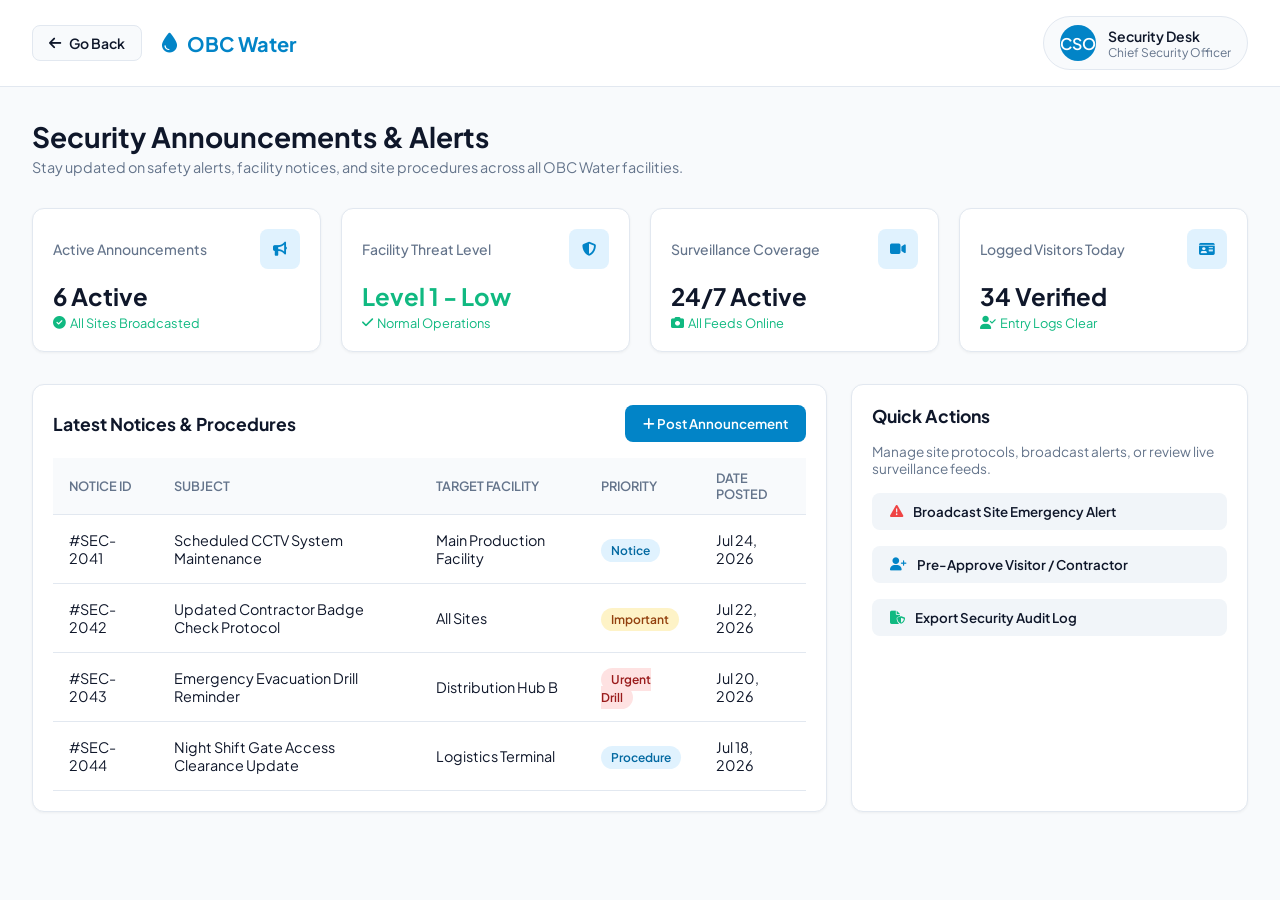
<file: sdasdboard.html>
<!DOCTYPE html>
<html lang="en">
<head>
    <meta charset="UTF-8">
    <meta name="viewport" content="width=device-width, initial-scale=1.0">
    <title>Security Announcements | OBC Water Security</title>
    <!-- FontAwesome & Google Fonts -->
    <link href="https://cdnjs.cloudflare.com/ajax/libs/font-awesome/6.4.0/css/all.min.css" rel="stylesheet">
    <link href="https://fonts.googleapis.com/css2?family=Plus+Jakarta+Sans:wght@400;500;600;700&display=swap" rel="stylesheet">
    
    <style>
        :root {
            --primary: #0284c7;
            --primary-dark: #0369a1;
            --primary-light: #e0f2fe;
            --bg-main: #f8fafc;
            --card-bg: #ffffff;
            --text-dark: #0f172a;
            --text-muted: #64748b;
            --border-color: #e2e8f0;
            --success: #10b981;
            --warning: #f59e0b;
            --danger: #ef4444;
        }

        * {
            box-sizing: border-box;
            margin: 0;
            padding: 0;
            font-family: 'Plus Jakarta Sans', sans-serif;
        }

        body {
            background-color: var(--bg-main);
            color: var(--text-dark);
            min-height: 100vh;
        }

        /* Top Navigation Bar */
        .top-navbar {
            background-color: var(--card-bg);
            border-bottom: 1px solid var(--border-color);
            padding: 16px 32px;
            display: flex;
            justify-content: space-between;
            align-items: center;
        }

        .nav-left {
            display: flex;
            align-items: center;
            gap: 20px;
        }

        /* Go Back Button Styling */
        .btn-back {
            display: inline-flex;
            align-items: center;
            gap: 8px;
            padding: 8px 16px;
            background-color: var(--bg-main);
            color: var(--text-dark);
            border: 1px solid var(--border-color);
            border-radius: 8px;
            text-decoration: none;
            font-size: 0.875rem;
            font-weight: 600;
            transition: all 0.2s ease;
        }

        .btn-back:hover {
            background-color: var(--primary-light);
            color: var(--primary);
            border-color: var(--primary);
        }

        .brand {
            font-size: 1.25rem;
            font-weight: 700;
            color: var(--primary);
            display: flex;
            align-items: center;
            gap: 10px;
        }

        /* Main Content Container */
        .main-content {
            max-width: 1400px;
            margin: 0 auto;
            padding: 32px;
        }

        /* Header */
        .header {
            margin-bottom: 32px;
        }

        .header h1 {
            font-size: 1.75rem;
            font-weight: 700;
        }

        .header p {
            color: var(--text-muted);
            font-size: 0.9rem;
            margin-top: 4px;
        }

        .user-profile {
            display: flex;
            align-items: center;
            gap: 12px;
            background: var(--bg-main);
            padding: 8px 16px;
            border-radius: 30px;
            border: 1px solid var(--border-color);
        }

        .avatar {
            width: 36px;
            height: 36px;
            border-radius: 50%;
            background-color: var(--primary);
            color: white;
            display: flex;
            align-items: center;
            justify-content: center;
            font-weight: 600;
        }

        /* Stats Cards */
        .stats-grid {
            display: grid;
            grid-template-columns: repeat(auto-fit, minmax(240px, 1fr));
            gap: 20px;
            margin-bottom: 32px;
        }

        .card {
            background: var(--card-bg);
            border: 1px solid var(--border-color);
            border-radius: 12px;
            padding: 20px;
            box-shadow: 0 1px 3px rgba(0,0,0,0.05);
        }

        .card-header {
            display: flex;
            justify-content: space-between;
            align-items: center;
            color: var(--text-muted);
            font-size: 0.875rem;
            font-weight: 500;
        }

        .card-icon {
            width: 40px;
            height: 40px;
            border-radius: 8px;
            background: var(--primary-light);
            color: var(--primary);
            display: flex;
            align-items: center;
            justify-content: center;
        }

        .card-value {
            font-size: 1.5rem;
            font-weight: 700;
            margin: 12px 0 4px 0;
        }

        .card-subtext {
            font-size: 0.8rem;
            color: var(--success);
            display: flex;
            align-items: center;
            gap: 4px;
        }

        /* Dashboard Section Layout */
        .content-grid {
            display: grid;
            grid-template-columns: 2fr 1fr;
            gap: 24px;
        }

        @media (max-width: 900px) {
            .content-grid {
                grid-template-columns: 1fr;
            }
        }

        /* Table */
        .table-container {
            overflow-x: auto;
        }

        table {
            width: 100%;
            border-collapse: collapse;
            text-align: left;
            margin-top: 16px;
        }

        th {
            background-color: #f8fafc;
            color: var(--text-muted);
            font-weight: 600;
            font-size: 0.8rem;
            padding: 12px 16px;
            border-bottom: 1px solid var(--border-color);
            text-transform: uppercase;
        }

        td {
            padding: 16px;
            border-bottom: 1px solid var(--border-color);
            font-size: 0.9rem;
        }

        .badge {
            padding: 4px 10px;
            border-radius: 20px;
            font-size: 0.75rem;
            font-weight: 600;
        }

        .badge-danger { background: #fee2e2; color: #991b1b; }
        .badge-warning { background: #fef3c7; color: #92400e; }
        .badge-info { background: #e0f2fe; color: #0369a1; }

        /* Buttons */
        .btn-primary {
            background-color: var(--primary);
            color: white;
            border: none;
            padding: 10px 18px;
            border-radius: 8px;
            font-weight: 600;
            cursor: pointer;
            transition: background 0.2s ease;
        }

        .btn-primary:hover {
            background-color: var(--primary-dark);
        }

        .btn-action {
            padding: 6px 12px;
            font-size: 0.8rem;
            border-radius: 6px;
        }
    </style>
</head>
<body>

    <!-- Top Navigation Bar -->
    <header class="top-navbar">
        <div class="nav-left">
            <!-- Go Back Button -->
            <a href="security-department.html" class="btn-back">
                <i class="fa-solid fa-arrow-left"></i> Go Back
            </a>
            <div class="brand">
                <i class="fa-solid fa-droplet"></i> OBC Water
            </div>
        </div>

        <div class="user-profile">
            <div class="avatar">CSO</div>
            <div>
                <div style="font-weight: 600; font-size: 0.875rem;">Security Desk</div>
                <div style="font-size: 0.75rem; color: var(--text-muted);">Chief Security Officer</div>
            </div>
        </div>
    </header>

    <!-- Main Content Container -->
    <main class="main-content">
        
        <!-- Header -->
        <div class="header">
            <h1>Security Announcements & Alerts</h1>
            <p>Stay updated on safety alerts, facility notices, and site procedures across all OBC Water facilities.</p>
        </div>

        <!-- KPI Metrics Grid -->
        <section class="stats-grid">
            <div class="card">
                <div class="card-header">
                    <span>Active Announcements</span>
                    <div class="card-icon"><i class="fa-solid fa-bullhorn"></i></div>
                </div>
                <div class="card-value">6 Active</div>
                <div class="card-subtext"><i class="fa-solid fa-circle-check"></i> All Sites Broadcasted</div>
            </div>

            <div class="card">
                <div class="card-header">
                    <span>Facility Threat Level</span>
                    <div class="card-icon"><i class="fa-solid fa-shield-halved"></i></div>
                </div>
                <div class="card-value" style="color: var(--success);">Level 1 - Low</div>
                <div class="card-subtext"><i class="fa-solid fa-check"></i> Normal Operations</div>
            </div>

            <div class="card">
                <div class="card-header">
                    <span>Surveillance Coverage</span>
                    <div class="card-icon"><i class="fa-solid fa-video"></i></div>
                </div>
                <div class="card-value">24/7 Active</div>
                <div class="card-subtext"><i class="fa-solid fa-camera"></i> All Feeds Online</div>
            </div>

            <div class="card">
                <div class="card-header">
                    <span>Logged Visitors Today</span>
                    <div class="card-icon"><i class="fa-solid fa-id-card"></i></div>
                </div>
                <div class="card-value">34 Verified</div>
                <div class="card-subtext"><i class="fa-solid fa-user-check"></i> Entry Logs Clear</div>
            </div>
        </section>

        <!-- Main Section: Notices Table & Actions -->
        <section class="content-grid">
            
            <!-- Announcements Table Card -->
            <div class="card">
                <div style="display: flex; justify-content: space-between; align-items: center;">
                    <h2 style="font-size: 1.1rem; font-weight: 700;">Latest Notices & Procedures</h2>
                    <button class="btn-primary"><i class="fa-solid fa-plus"></i> Post Announcement</button>
                </div>

                <div class="table-container">
                    <table>
                        <thead>
                            <tr>
                                <th>Notice ID</th>
                                <th>Subject</th>
                                <th>Target Facility</th>
                                <th>Priority</th>
                                <th>Date Posted</th>
                            </tr>
                        </thead>
                        <tbody>
                            <tr>
                                <td>#SEC-2041</td>
                                <td>Scheduled CCTV System Maintenance</td>
                                <td>Main Production Facility</td>
                                <td><span class="badge badge-info">Notice</span></td>
                                <td>Jul 24, 2026</td>
                            </tr>
                            <tr>
                                <td>#SEC-2042</td>
                                <td>Updated Contractor Badge Check Protocol</td>
                                <td>All Sites</td>
                                <td><span class="badge badge-warning">Important</span></td>
                                <td>Jul 22, 2026</td>
                            </tr>
                            <tr>
                                <td>#SEC-2043</td>
                                <td>Emergency Evacuation Drill Reminder</td>
                                <td>Distribution Hub B</td>
                                <td><span class="badge badge-danger">Urgent Drill</span></td>
                                <td>Jul 20, 2026</td>
                            </tr>
                            <tr>
                                <td>#SEC-2044</td>
                                <td>Night Shift Gate Access Clearance Update</td>
                                <td>Logistics Terminal</td>
                                <td><span class="badge badge-info">Procedure</span></td>
                                <td>Jul 18, 2026</td>
                            </tr>
                        </tbody>
                    </table>
                </div>
            </div>

            <!-- Fast Actions Panel -->
            <div class="card" style="display: flex; flex-direction: column; gap: 16px;">
                <h2 style="font-size: 1.1rem; font-weight: 700;">Quick Actions</h2>
                <p style="font-size: 0.85rem; color: var(--text-muted);">Manage site protocols, broadcast alerts, or review live surveillance feeds.</p>
                
                <button class="btn-primary" style="background-color: #f1f5f9; color: var(--text-dark); text-align: left; display: flex; align-items: center; gap: 10px;">
                    <i class="fa-solid fa-triangle-exclamation" style="color: var(--danger);"></i> Broadcast Site Emergency Alert
                </button>
                <button class="btn-primary" style="background-color: #f1f5f9; color: var(--text-dark); text-align: left; display: flex; align-items: center; gap: 10px;">
                    <i class="fa-solid fa-user-plus" style="color: var(--primary);"></i> Pre-Approve Visitor / Contractor
                </button>
                <button class="btn-primary" style="background-color: #f1f5f9; color: var(--text-dark); text-align: left; display: flex; align-items: center; gap: 10px;">
                    <i class="fa-solid fa-file-shield" style="color: var(--success);"></i> Export Security Audit Log
                </button>
            </div>

        </section>

    </main>

</body>
</html>
</file>
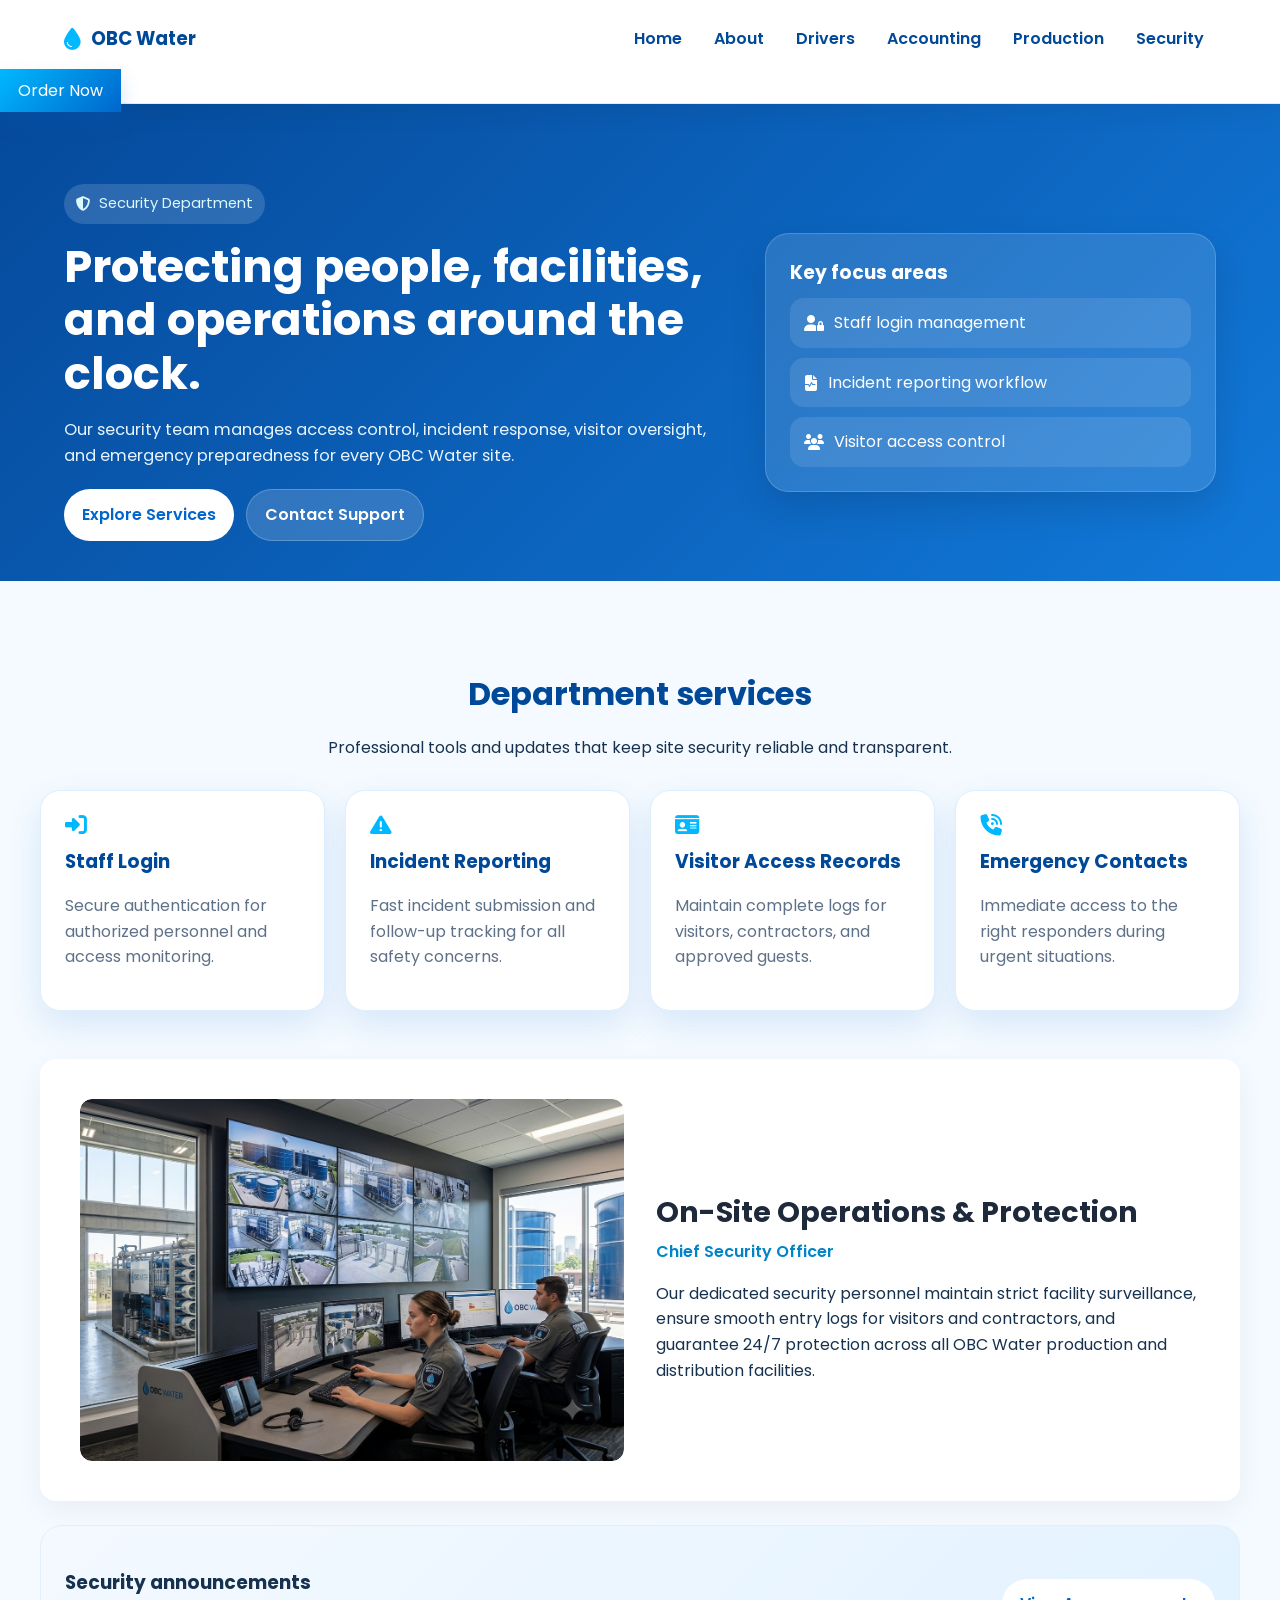
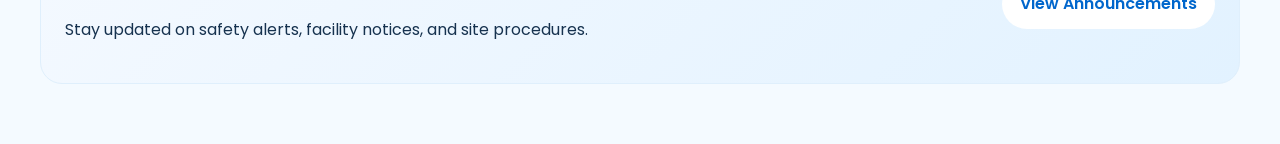
<file: security-department.html>
<!DOCTYPE html>
<html lang="en">
<head>
  <meta charset="UTF-8" />
  <meta name="viewport" content="width=device-width, initial-scale=1.0" />
  <title>Security Department | OBC Water</title>
  <link rel="preconnect" href="https://fonts.googleapis.com" />
  <link rel="preconnect" href="https://fonts.gstatic.com" crossorigin />
  <link href="https://fonts.googleapis.com/css2?family=Poppins:wght@300;400;500;600;700;800&display=swap" rel="stylesheet" />
  <link rel="stylesheet" href="https://cdnjs.cloudflare.com/ajax/libs/font-awesome/6.6.0/css/all.min.css" />
  <link rel="stylesheet" href="department-style.css" />
  <style>
    /* Inline styles for the Security Spotlight Card */
    .security-spotlight {
      display: grid;
      grid-template-columns: 1fr 1fr;
      gap: 2rem;
      align-items: center;
      background: #ffffff;
      padding: 2.5rem;
      border-radius: 16px;
      box-shadow: 0 10px 30px rgba(0, 0, 0, 0.05);
      margin-top: 3rem;
    }

    .security-image-wrapper {
      position: relative;
      border-radius: 12px;
      overflow: hidden;
      max-height: 400px;
    }

    .security-image-wrapper img {
      width: 100%;
      height: 100%;
      object-fit: cover;
      display: block;
      border-radius: 12px;
    }

    .security-info h3 {
      font-size: 1.8rem;
      margin-bottom: 0.25rem;
      color: #1e293b;
    }

    .security-info .role {
      font-weight: 600;
      color: #0284c7;
      margin-bottom: 1rem;
      display: block;
    }

    @media (max-width: 768px) {
      .security-spotlight {
        grid-template-columns: 1fr;
        padding: 1.5rem;
      }
    }
  </style>
</head>
<body>
  <header class="site-header">
    <div class="inner">
      <a href="First.html" class="brand"><i class="fa-solid fa-droplet"></i><span>OBC Water</span></a>
      <button class="menu-toggle" aria-label="Toggle menu">
        <span></span><span></span><span></span>
      </button>
      <nav class="site-nav">
         <a href="index.html">Home</a>
        <a href="about.html">About</a>
        <a href="drivers-department.html">Drivers</a>
        <a href="accounting-department.html">Accounting</a>
        <a href="prounit.html">Production</a>
        <a href="security-department.html">Security</a>

        </div>
        <a href="order.html" class="order-btn">Order Now</a>
      </nav>
    </div>
  </header>

  <main>
    <section class="page-hero">
      <div class="page-shell hero-grid">
        <div>
          <div class="eyebrow"><i class="fa-solid fa-shield-halved"></i> Security Department</div>
          <h1>Protecting people, facilities, and operations around the clock.</h1>
          <p>Our security team manages access control, incident response, visitor oversight, and emergency preparedness for every OBC Water site.</p>
          <div class="hero-actions">
            <a href="#services" class="btn btn-primary">Explore Services</a>
            <a href="contact.html" class="btn btn-secondary">Contact Support</a>
          </div>
        </div>
        <div class="hero-panel">
          <h3>Key focus areas</h3>
          <div class="stat-list">
            <div class="stat-item"><i class="fa-solid fa-user-lock"></i> Staff login management</div>
            <div class="stat-item"><i class="fa-solid fa-file-waveform"></i> Incident reporting workflow</div>
            <div class="stat-item"><i class="fa-solid fa-users"></i> Visitor access control</div>
          </div>
        </div>
      </div>
    </section>

    <section id="services" class="section page-shell">
      <div class="section-heading">
        <h2>Department services</h2>
        <p>Professional tools and updates that keep site security reliable and transparent.</p>
      </div>
      <div class="card-grid">
        <article class="feature-card">
          <i class="fa-solid fa-right-to-bracket"></i>
          <h3>Staff Login</h3>
          <p>Secure authentication for authorized personnel and access monitoring.</p>
        </article>
        <article class="feature-card">
          <i class="fa-solid fa-triangle-exclamation"></i>
          <h3>Incident Reporting</h3>
          <p>Fast incident submission and follow-up tracking for all safety concerns.</p>
        </article>
        <article class="feature-card">
          <i class="fa-solid fa-id-card"></i>
          <h3>Visitor Access Records</h3>
          <p>Maintain complete logs for visitors, contractors, and approved guests.</p>
        </article>
        <article class="feature-card">
          <i class="fa-solid fa-phone-volume"></i>
          <h3>Emergency Contacts</h3>
          <p>Immediate access to the right responders during urgent situations.</p>
        </article>
      </div>

      <!-- SECURITY SPOTLIGHT SECTION -->
      <div class="security-spotlight">
        <div class="security-image-wrapper">
          <!-- REPLACE 'images/security-guard.jpg' WITH YOUR ACTUAL PHOTO PATH -->
          <img src="security.png" alt="OBC Water Head of Security" />
        </div>
        <div class="security-info">
          <h3>On-Site Operations & Protection</h3>
          <span class="role">Chief Security Officer</span>
          <p>Our dedicated security personnel maintain strict facility surveillance, ensure smooth entry logs for visitors and contractors, and guarantee 24/7 protection across all OBC Water production and distribution facilities.</p>
        </div>
      </div>

      <div class="cta-banner">
        <div>
          <h3>Security announcements</h3>
          <p>Stay updated on safety alerts, facility notices, and site procedures.</p>
        </div>
        <a href="sdasdboard.html" class="btn btn-primary">View Announcements</a>
      </div>
    </section>
  </main>

  <script>
    const toggle = document.querySelector('.menu-toggle');
    const nav = document.querySelector('.site-nav');
    const dropdown = document.querySelector('.dropdown');

    toggle?.addEventListener('click', () => {
      nav.classList.toggle('active');
    });

    dropdown?.addEventListener('click', () => {
      dropdown.classList.toggle('open');
    });
  </script>
</body>
</html>
</file>
<file: department-style.css>
:root {
  --primary: #0066cc;
  --primary-dark: #004999;
  --accent: #00b8ff;
  --text: #16324f;
  --muted: #5f7188;
  --surface: #ffffff;
  --surface-soft: #f4faff;
  --border: #dfeffc;
  --shadow: 0 14px 34px rgba(0, 102, 204, 0.12);
}

* {
  box-sizing: border-box;
}

body {
  margin: 0;
  font-family: 'Poppins', sans-serif;
  background: var(--surface-soft);
  color: var(--text);
  line-height: 1.6;
}

a {
  text-decoration: none;
}

.site-header {
  position: sticky;
  top: 0;
  z-index: 1000;
  background: rgba(255, 255, 255, 0.96);
  backdrop-filter: blur(14px);
  border-bottom: 1px solid rgba(0, 102, 204, 0.12);
  box-shadow: 0 8px 24px rgba(0, 0, 0, 0.06);
}

.site-header .inner {
  max-width: 1200px;
  margin: 0 auto;
  padding: 16px 24px;
  display: flex;
  align-items: center;
  justify-content: space-between;
  gap: 16px;
}

.brand {
  display: flex;
  align-items: center;
  gap: 10px;
  color: var(--primary-dark);
  font-size: 1.15rem;
  font-weight: 700;
}

.brand i {
  font-size: 1.4rem;
  color: var(--accent);
}

.site-nav {
  display: flex;
  align-items: center;
  gap: 8px;
}

.site-nav a,
.site-nav .drop-trigger {
  color: var(--primary-dark);
  font-weight: 600;
  padding: 10px 12px;
  border-radius: 999px;
  transition: all 0.25s ease;
}

.site-nav a:hover,
.site-nav .drop-trigger:hover,
.site-nav a.active {
  color: var(--primary);
  background: rgba(0, 102, 204, 0.08);
}

.dropdown {
  position: relative;
}

.dropdown-menu {
  position: absolute;
  top: calc(100% + 10px);
  left: 0;
  min-width: 260px;
  padding: 12px;
  background: var(--surface);
  border: 1px solid var(--border);
  border-radius: 16px;
  box-shadow: var(--shadow);
  display: grid;
  gap: 8px;
  opacity: 0;
  visibility: hidden;
  transform: translateY(8px);
  transition: all 0.25s ease;
}

.dropdown:hover .dropdown-menu,
.dropdown.open .dropdown-menu {
  opacity: 1;
  visibility: visible;
  transform: translateY(0);
}

.dropdown-link {
  display: flex;
  align-items: center;
  gap: 10px;
  padding: 10px 12px;
  border-radius: 12px;
  color: var(--text);
  transition: all 0.25s ease;
}

.dropdown-link:hover {
  background: var(--surface-soft);
  color: var(--primary);
  transform: translateX(2px);
}

.order-btn {
  background: linear-gradient(135deg, var(--accent), var(--primary));
  color: white !important;
  padding: 10px 18px;
  box-shadow: 0 10px 20px rgba(0, 102, 204, 0.18);
}

.order-btn:hover {
  transform: translateY(-2px);
}

.menu-toggle {
  display: none;
  flex-direction: column;
  gap: 5px;
  border: 0;
  background: transparent;
  cursor: pointer;
}

.menu-toggle span {
  display: block;
  width: 24px;
  height: 2px;
  border-radius: 2px;
  background: var(--primary-dark);
  transition: all 0.25s ease;
}

.page-shell {
  max-width: 1200px;
  margin: 0 auto;
  padding: 0 24px;
}

.page-hero {
  padding: 80px 0 40px;
  background: linear-gradient(135deg, rgba(0, 70, 153, 0.98), rgba(0, 111, 214, 0.93));
  color: white;
}

.page-hero .hero-grid {
  display: grid;
  grid-template-columns: 1.2fr 0.8fr;
  gap: 24px;
  align-items: center;
}

.eyebrow {
  display: inline-flex;
  align-items: center;
  gap: 8px;
  padding: 8px 12px;
  background: rgba(255, 255, 255, 0.15);
  color: #dcf8ff;
  border-radius: 999px;
  font-size: 0.92rem;
  margin-bottom: 16px;
}

.page-hero h1 {
  font-size: clamp(2rem, 4vw, 2.8rem);
  margin: 0 0 14px;
  line-height: 1.2;
}

.page-hero p {
  font-size: 1.02rem;
  color: #e8f5ff;
  margin-bottom: 20px;
}

.hero-actions {
  display: flex;
  flex-wrap: wrap;
  gap: 12px;
}

.btn {
  display: inline-flex;
  align-items: center;
  justify-content: center;
  padding: 12px 18px;
  border-radius: 999px;
  font-weight: 600;
  transition: all 0.25s ease;
}

.btn-primary {
  background: white;
  color: var(--primary);
}

.btn-secondary {
  background: rgba(255, 255, 255, 0.16);
  color: white;
  border: 1px solid rgba(255, 255, 255, 0.22);
}

.btn:hover {
  transform: translateY(-2px);
}

.hero-panel {
  background: rgba(255, 255, 255, 0.12);
  border: 1px solid rgba(255, 255, 255, 0.18);
  border-radius: 24px;
  padding: 24px;
  box-shadow: 0 16px 36px rgba(0, 0, 0, 0.12);
}

.hero-panel h3 {
  margin-top: 0;
  margin-bottom: 10px;
}

.stat-list {
  display: grid;
  gap: 10px;
}

.stat-item {
  display: flex;
  align-items: center;
  gap: 10px;
  padding: 12px 14px;
  border-radius: 14px;
  background: rgba(255, 255, 255, 0.1);
}

.section {
  padding: 60px 0;
}

.section-heading {
  text-align: center;
  max-width: 760px;
  margin: 0 auto 30px;
}

.section-heading h2 {
  font-size: clamp(1.6rem, 2.6vw, 2rem);
  color: var(--primary-dark);
  margin-bottom: 8px;
}

.card-grid {
  display: grid;
  grid-template-columns: repeat(auto-fit, minmax(220px, 1fr));
  gap: 20px;
}

.feature-card,
.info-card {
  background: var(--surface);
  border: 1px solid var(--border);
  border-radius: 20px;
  padding: 24px;
  box-shadow: var(--shadow);
  transition: all 0.25s ease;
}

.feature-card:hover,
.info-card:hover {
  transform: translateY(-4px);
  box-shadow: 0 18px 38px rgba(0, 102, 204, 0.14);
}

.feature-card i,
.info-card i {
  font-size: 1.35rem;
  color: var(--accent);
  margin-bottom: 10px;
}

.feature-card h3,
.info-card h3 {
  margin: 0 0 8px;
  color: var(--primary-dark);
}

.feature-card p,
.info-card p,
.info-card li {
  color: var(--muted);
}

.list {
  padding-left: 18px;
  margin: 0;
}

.list li {
  margin-bottom: 8px;
}

.cta-banner {
  margin-top: 24px;
  background: linear-gradient(135deg, #f4f9ff, #e2f2ff);
  border: 1px solid var(--border);
  border-radius: 22px;
  padding: 24px;
  display: flex;
  justify-content: space-between;
  align-items: center;
  gap: 20px;
  flex-wrap: wrap;
}

@media (max-width: 900px) {
  .menu-toggle {
    display: inline-flex;
  }

  .site-nav {
    position: absolute;
    top: 76px;
    left: 16px;
    right: 16px;
    flex-direction: column;
    align-items: stretch;
    background: white;
    border: 1px solid var(--border);
    border-radius: 20px;
    padding: 14px;
    box-shadow: var(--shadow);
    display: none;
  }

  .site-nav.active {
    display: flex;
  }

  .dropdown-menu {
    position: static;
    width: 100%;
    margin-top: 8px;
    box-shadow: none;
    border: 0;
    padding: 0 0 0 6px;
    opacity: 1;
    visibility: visible;
    transform: none;
    display: none;
  }

  .dropdown.open .dropdown-menu {
    display: grid;
  }

  .page-hero .hero-grid {
    grid-template-columns: 1fr;
  }
}
</file>
